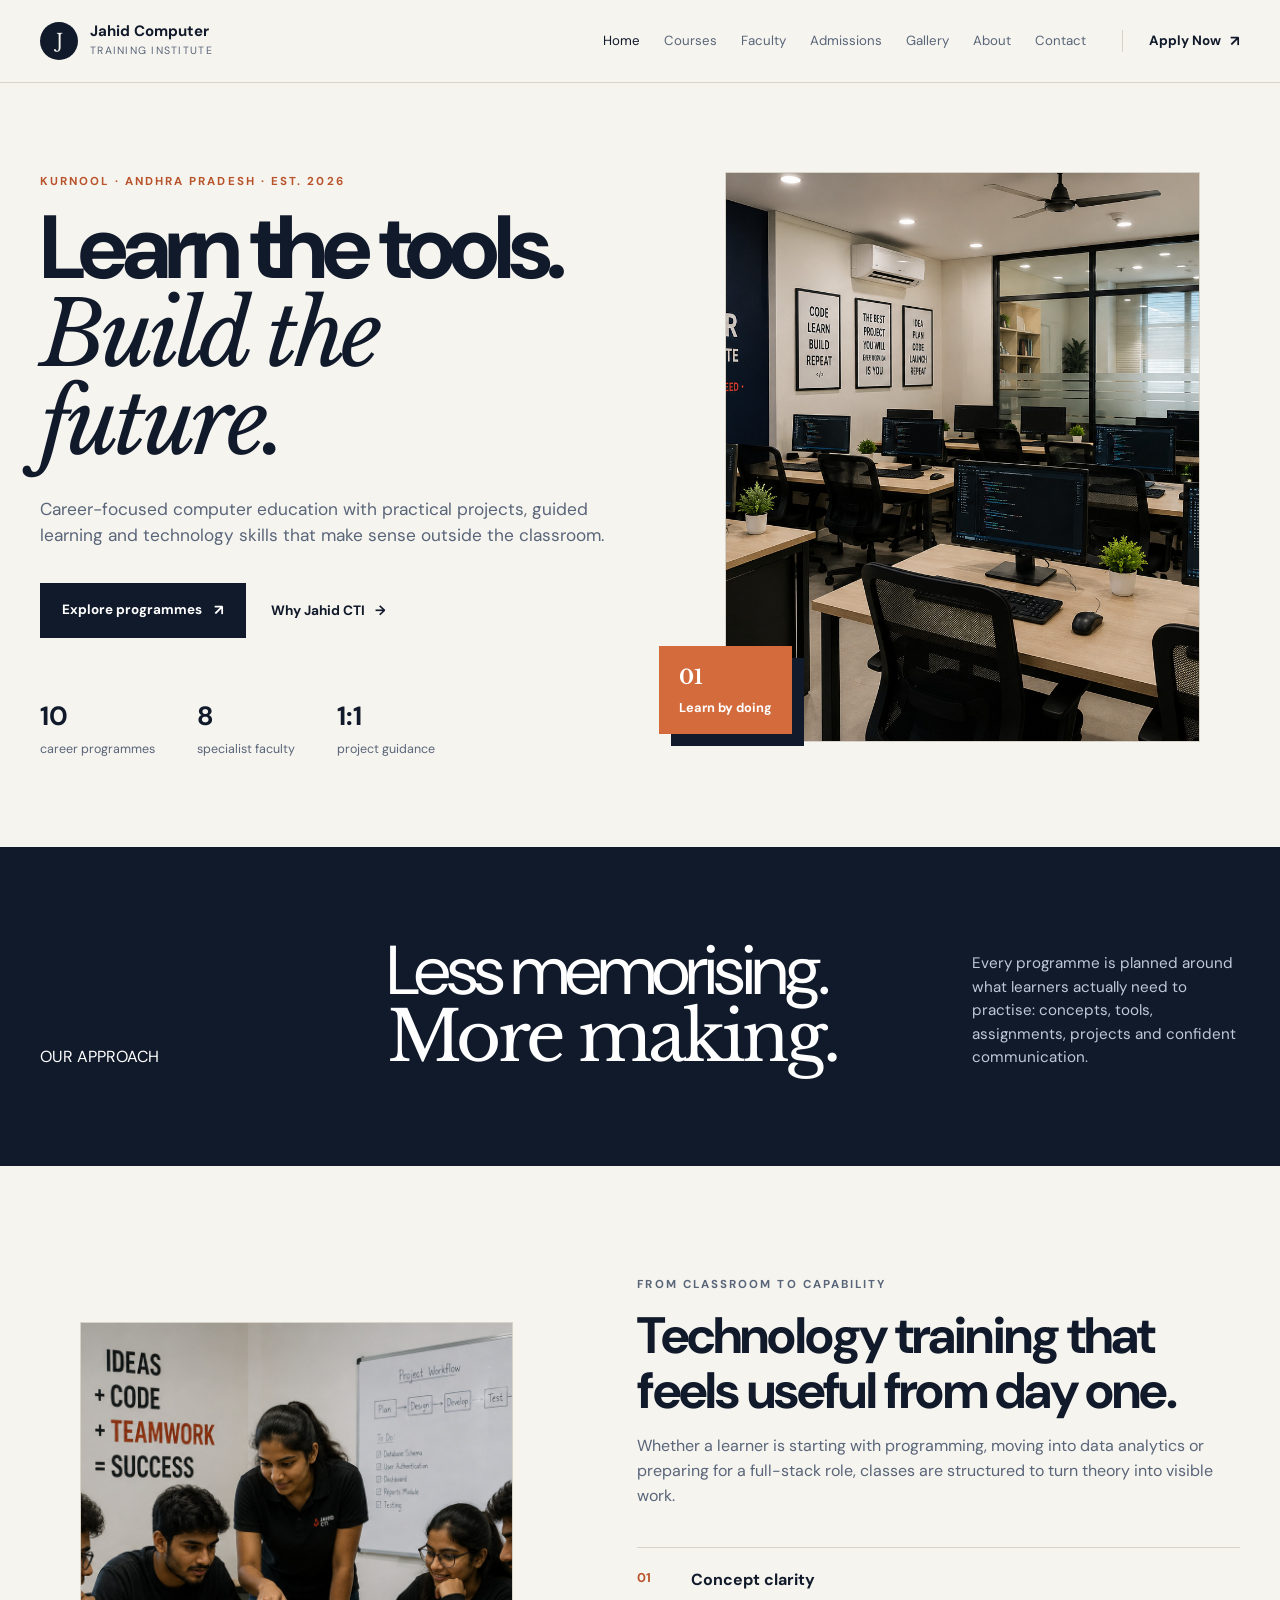
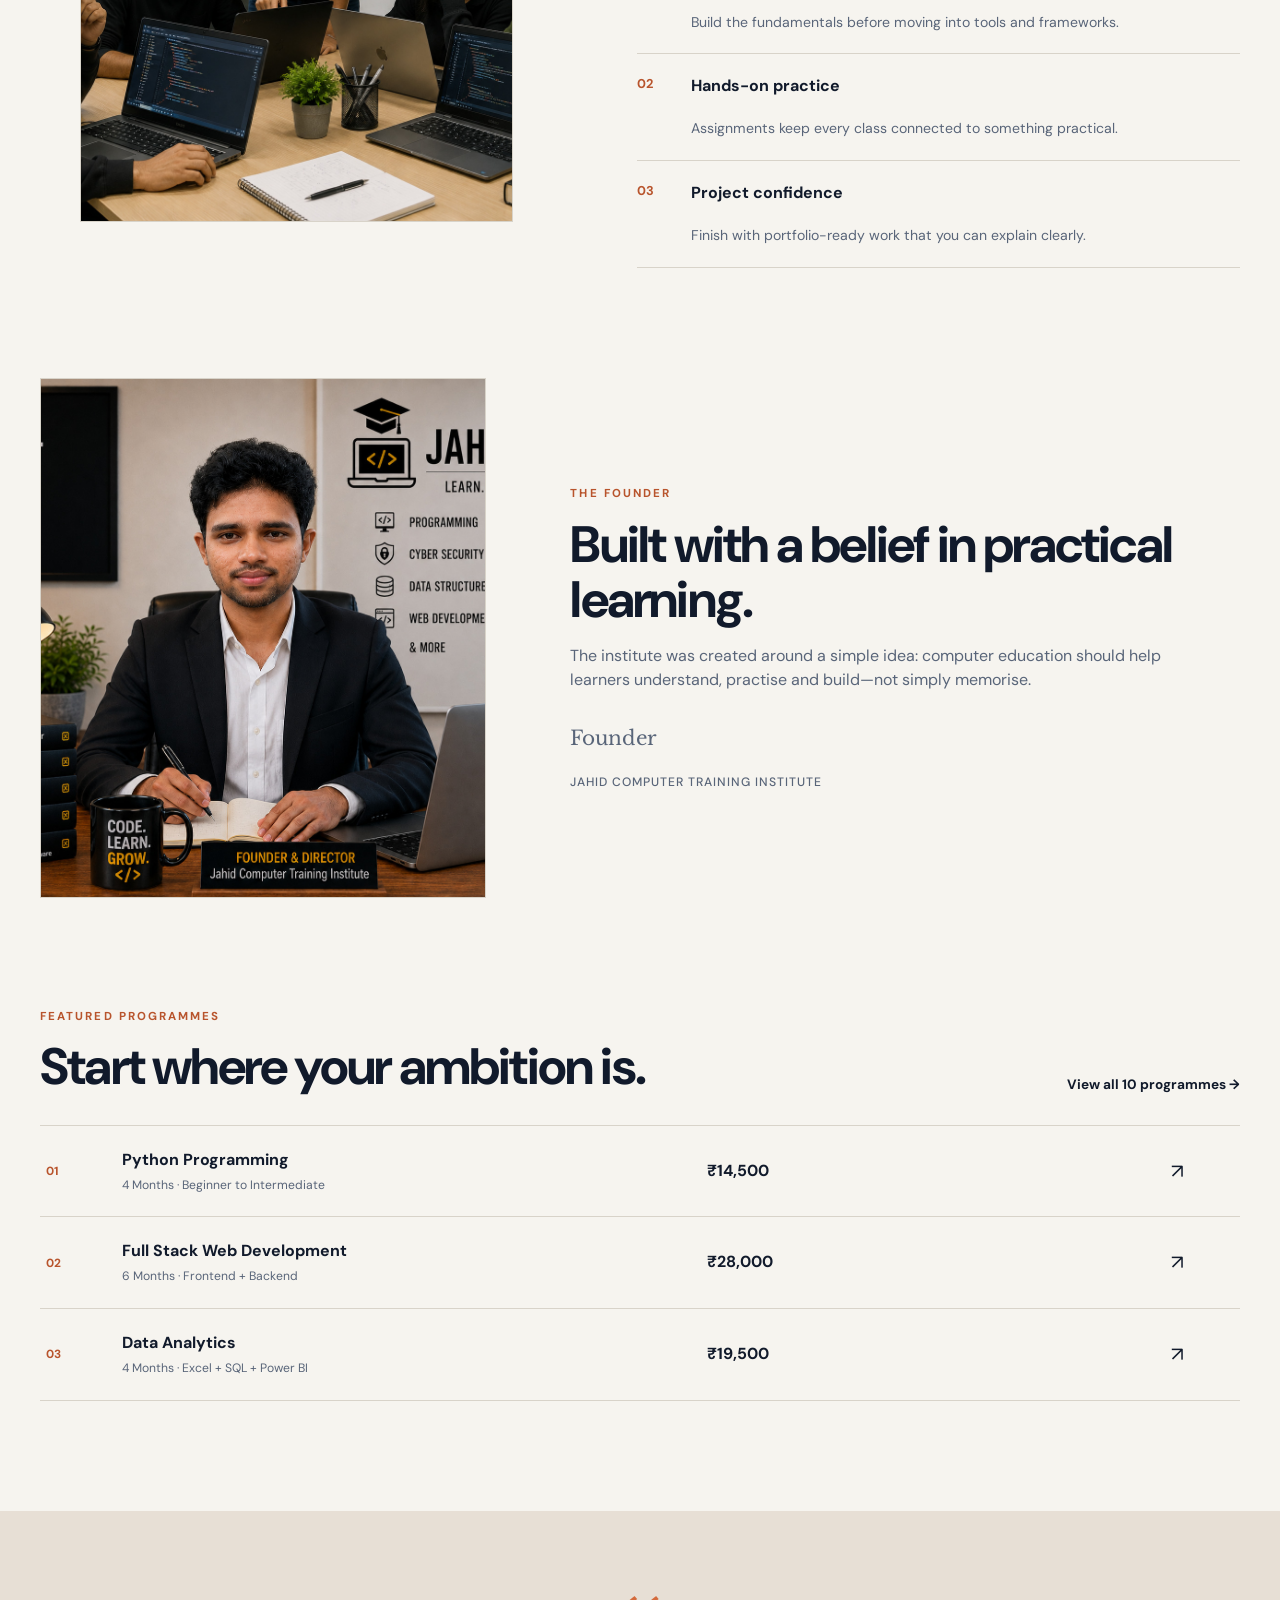
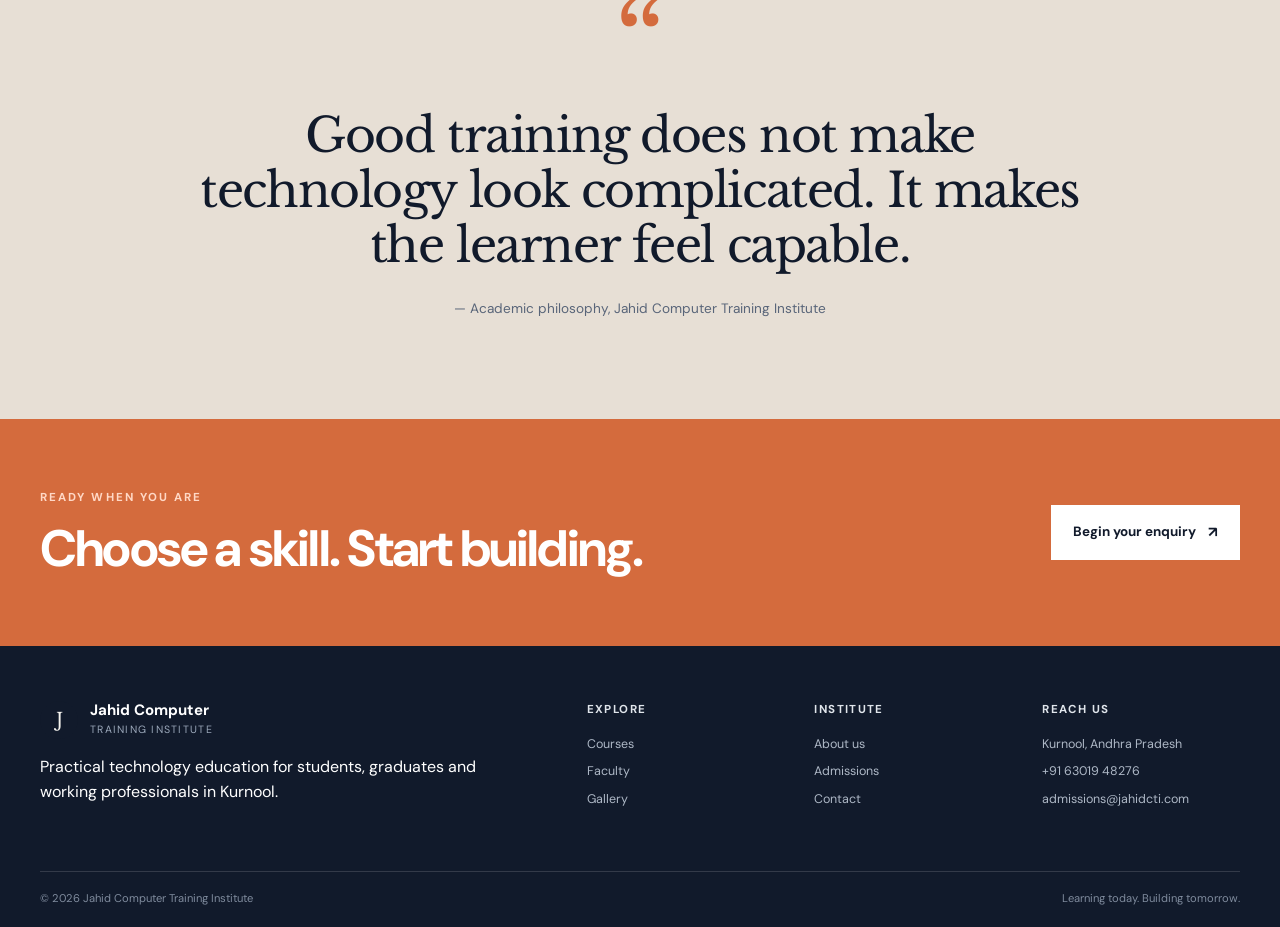
<file: html/index.html>
<!DOCTYPE html>
<html lang="en">
<head>
  <meta charset="UTF-8">
  <meta name="viewport" content="width=device-width, initial-scale=1.0">
  <meta name="description" content="Jahid Computer Training Institute — professional computer, programming and technology training in Kurnool, Andhra Pradesh.">
  <title>Home | Jahid Computer Training Institute</title>
  <link rel="stylesheet" href="../Css/style.css">
</head>
<body class="">

<header class="site-header">
  <div class="header-inner">
    <a class="brand" href="index.html" aria-label="Jahid Computer Training Institute home">
      <span class="brand-mark">J</span>
      <span>
        <strong>Jahid Computer</strong>
        <small>Training Institute</small>
      </span>
    </a>

    <button class="menu-toggle" type="button" aria-expanded="false" aria-controls="site-nav">
      <span></span><span></span><span></span>
      <span class="sr-only">Open navigation</span>
    </button>

    <nav id="site-nav" class="site-nav" aria-label="Main navigation">
      <a href="index.html">Home</a>
      <a href="courses.html">Courses</a>
      <a href="faculty.html">Faculty</a>
      <a href="admissions.html">Admissions</a>
      <a href="gallery.html">Gallery</a>
      <a href="about.html">About</a>
      <a href="contact.html">Contact</a>
    </nav>

    <a class="header-cta" href="admissions.html">Apply Now <span>↗</span></a>
  </div>
</header>

<main>

<section class="hero-editorial">
  <div class="hero-copy">
    <p class="eyebrow">KURNOOL · ANDHRA PRADESH · EST. 2026</p>
    <h1>Learn the tools.<br><em>Build the future.</em></h1>
    <p class="hero-lead">Career-focused computer education with practical projects, guided learning and technology skills that make sense outside the classroom.</p>
    <div class="hero-actions">
      <a class="button button-dark" href="courses.html">Explore programmes <span>↗</span></a>
      <a class="text-link" href="about.html">Why Jahid CTI <span>→</span></a>
    </div>
    <div class="hero-metrics">
      <div><strong>10</strong><span>career programmes</span></div>
      <div><strong>8</strong><span>specialist faculty</span></div>
      <div><strong>1:1</strong><span>project guidance</span></div>
    </div>
  </div>
  <div class="hero-visual">
    
<figure class="media-frame hero-image image-placeholder">
  <img src="../Image/home-lab.jpg" alt="Students working in a modern computer training lab" loading="lazy"
       onload="this.parentElement.classList.add('image-ready')"
       onerror="this.style.display='none'; this.parentElement.classList.remove('image-ready')">
  <figcaption class="image-fallback">
    <span class="fallback-label">Image</span>
    <strong>home-lab.jpg</strong>
  </figcaption>
</figure>

    <div class="hero-note"><span>01</span> Learn by doing</div>
  </div>
</section>

<section class="statement-band">
  <div class="section-kicker">OUR APPROACH</div>
  <div class="statement">Less memorising.<br><span>More making.</span></div>
  <p>Every programme is planned around what learners actually need to practise: concepts, tools, assignments, projects and confident communication.</p>
</section>

<section class="split-feature">
  <div class="feature-image">
    
<figure class="media-frame image-placeholder">
  <img src="../Image/home-project-session.jpg" alt="Faculty guiding students during a project session" loading="lazy"
       onload="this.parentElement.classList.add('image-ready')"
       onerror="this.style.display='none'; this.parentElement.classList.remove('image-ready')">
  <figcaption class="image-fallback">
    <span class="fallback-label">Image</span>
    <strong>home-project-session.jpg</strong>
  </figcaption>
</figure>

  </div>
  <div class="feature-copy">
    <p class="eyebrow">FROM CLASSROOM TO CAPABILITY</p>
    <h2>Technology training that feels useful from day one.</h2>
    <p>Whether a learner is starting with programming, moving into data analytics or preparing for a full-stack role, classes are structured to turn theory into visible work.</p>
    <div class="feature-points">
      <div><span>01</span><strong>Concept clarity</strong><p>Build the fundamentals before moving into tools and frameworks.</p></div>
      <div><span>02</span><strong>Hands-on practice</strong><p>Assignments keep every class connected to something practical.</p></div>
      <div><span>03</span><strong>Project confidence</strong><p>Finish with portfolio-ready work that you can explain clearly.</p></div>
    </div>
  </div>
</section>


<section class="founder-section">
  <div class="founder-photo-frame media-frame">
    <img src="../Image/founder-photo.jpg" alt="Founder of Jahid Computer Training Institute" loading="lazy">
  </div>
  <div class="founder-copy">
    <p class="eyebrow">THE FOUNDER</p>
    <h2>Built with a belief in practical learning.</h2>
    <p>The institute was created around a simple idea: computer education should help learners understand, practise and build—not simply memorise.</p>
    <p class="founder-signature">Founder</p>
    <span class="founder-role">Jahid Computer Training Institute</span>
  </div>
</section>

<section class="course-preview">
  <div class="section-heading">
    <div>
      <p class="eyebrow">FEATURED PROGRAMMES</p>
      <h2>Start where your ambition is.</h2>
    </div>
    <a class="text-link" href="courses.html">View all 10 programmes →</a>
  </div>
  <div class="course-list">
    <a href="admissions.html?course=Python%20Programming" class="course-row">
      <span class="course-num">01</span>
      <span class="course-main"><strong>Python Programming</strong><small>4 Months · Beginner to Intermediate</small></span>
      <span class="course-fee">₹14,500</span>
      <span class="course-arrow">↗</span>
    </a>
    <a href="admissions.html?course=Full%20Stack%20Web%20Development" class="course-row">
      <span class="course-num">02</span>
      <span class="course-main"><strong>Full Stack Web Development</strong><small>6 Months · Frontend + Backend</small></span>
      <span class="course-fee">₹28,000</span>
      <span class="course-arrow">↗</span>
    </a>
    <a href="admissions.html?course=Data%20Analytics" class="course-row">
      <span class="course-num">03</span>
      <span class="course-main"><strong>Data Analytics</strong><small>4 Months · Excel + SQL + Power BI</small></span>
      <span class="course-fee">₹19,500</span>
      <span class="course-arrow">↗</span>
    </a>
  </div>
</section>

<section class="quote-section">
  <div class="quote-mark">“</div>
  <blockquote>Good training does not make technology look complicated. It makes the learner feel capable.</blockquote>
  <p>— Academic philosophy, Jahid Computer Training Institute</p>
</section>

<section class="home-contact">
  <div>
    <p class="eyebrow">READY WHEN YOU ARE</p>
    <h2>Choose a skill. Start building.</h2>
  </div>
  <a class="button button-light" href="admissions.html">Begin your enquiry <span>↗</span></a>
</section>

</main>

<footer class="site-footer">
  <div class="footer-top">
    <div>
      <a class="brand brand-footer" href="index.html">
        <span class="brand-mark">J</span>
        <span>
          <strong>Jahid Computer</strong>
          <small>Training Institute</small>
        </span>
      </a>
      <p>Practical technology education for students, graduates and working professionals in Kurnool.</p>
    </div>

    <div class="footer-links">
      <div>
        <h3>Explore</h3>
        <a href="courses.html">Courses</a>
        <a href="faculty.html">Faculty</a>
        <a href="gallery.html">Gallery</a>
      </div>
      <div>
        <h3>Institute</h3>
        <a href="about.html">About us</a>
        <a href="admissions.html">Admissions</a>
        <a href="contact.html">Contact</a>
      </div>
      <div>
        <h3>Reach us</h3>
        <span>Kurnool, Andhra Pradesh</span>
        <span>+91 63019 48276</span>
        <span>admissions@jahidcti.com</span>
      </div>
    </div>
  </div>

  <div class="footer-bottom">
    <span>© 2026 Jahid Computer Training Institute</span>
    <span>Learning today. Building tomorrow.</span>
  </div>
</footer>

<script src="../Js/script.js"></script>
</body>
</html>
</file>
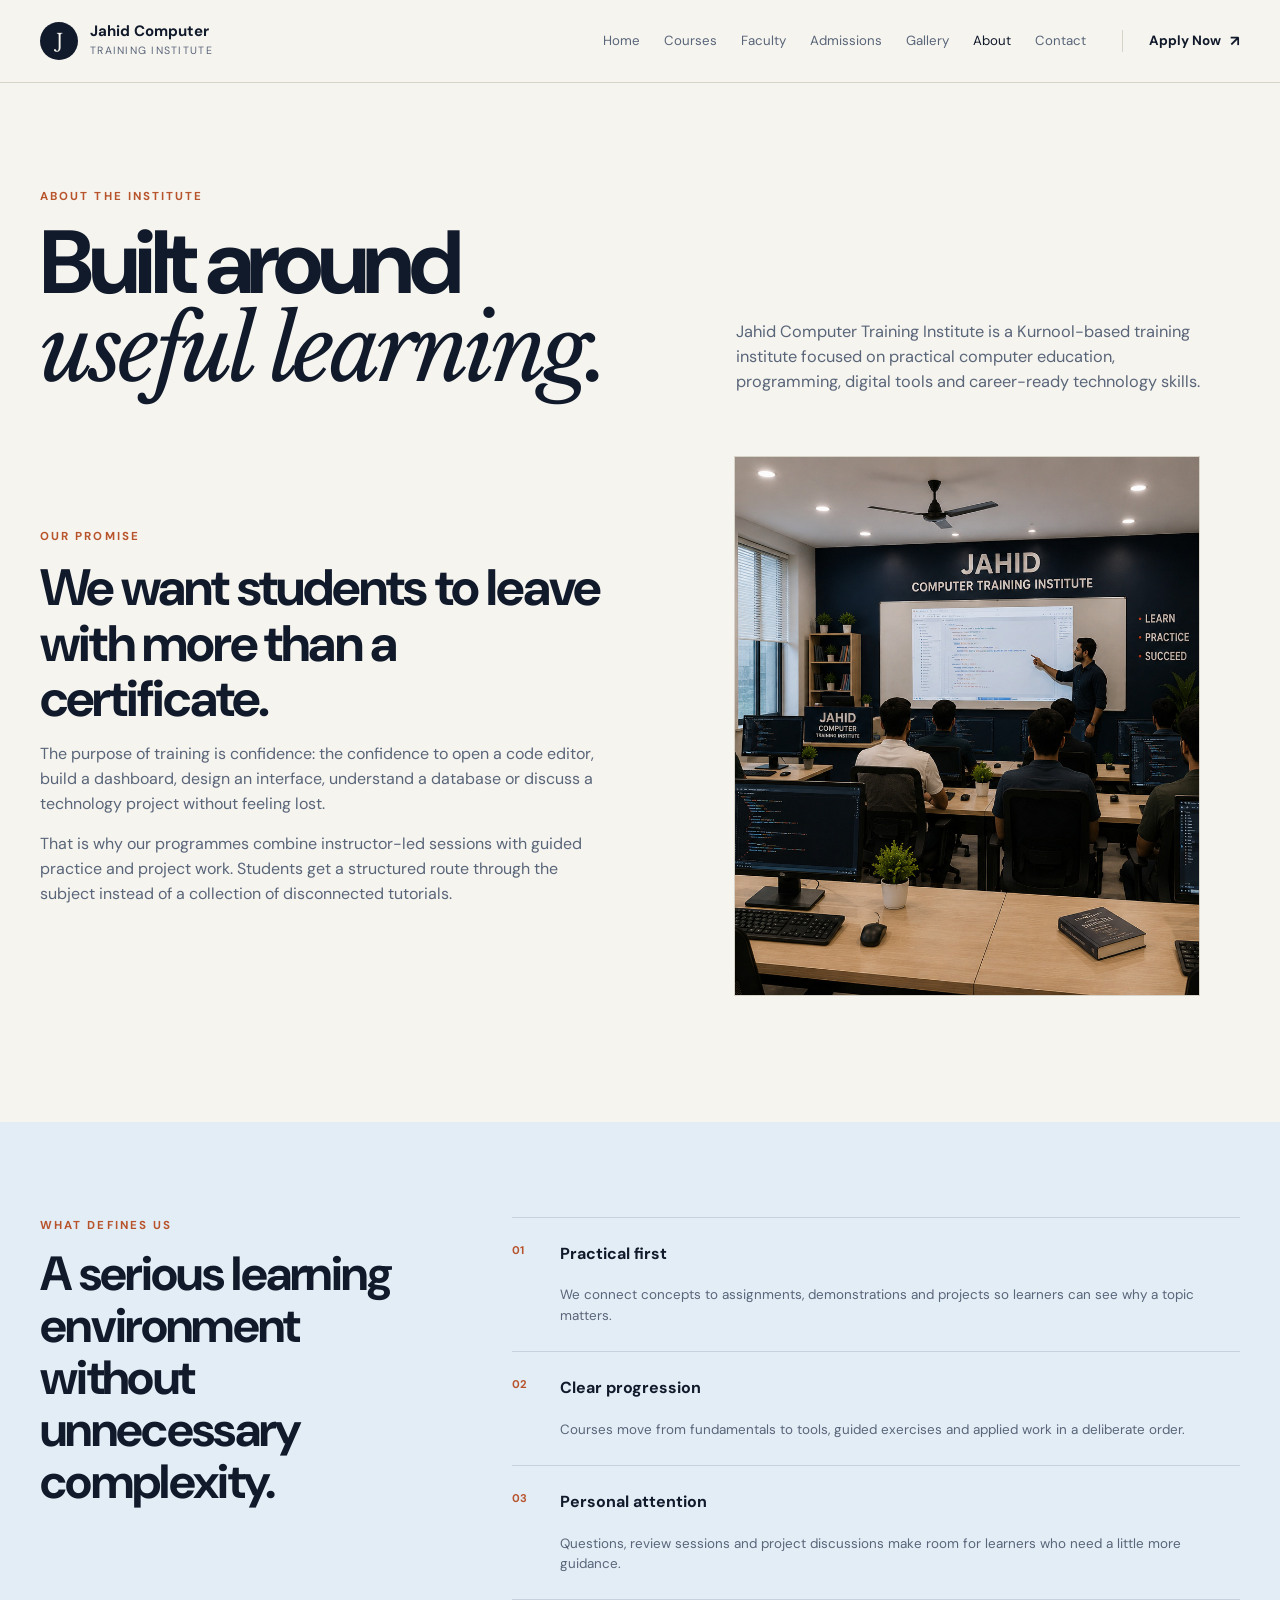
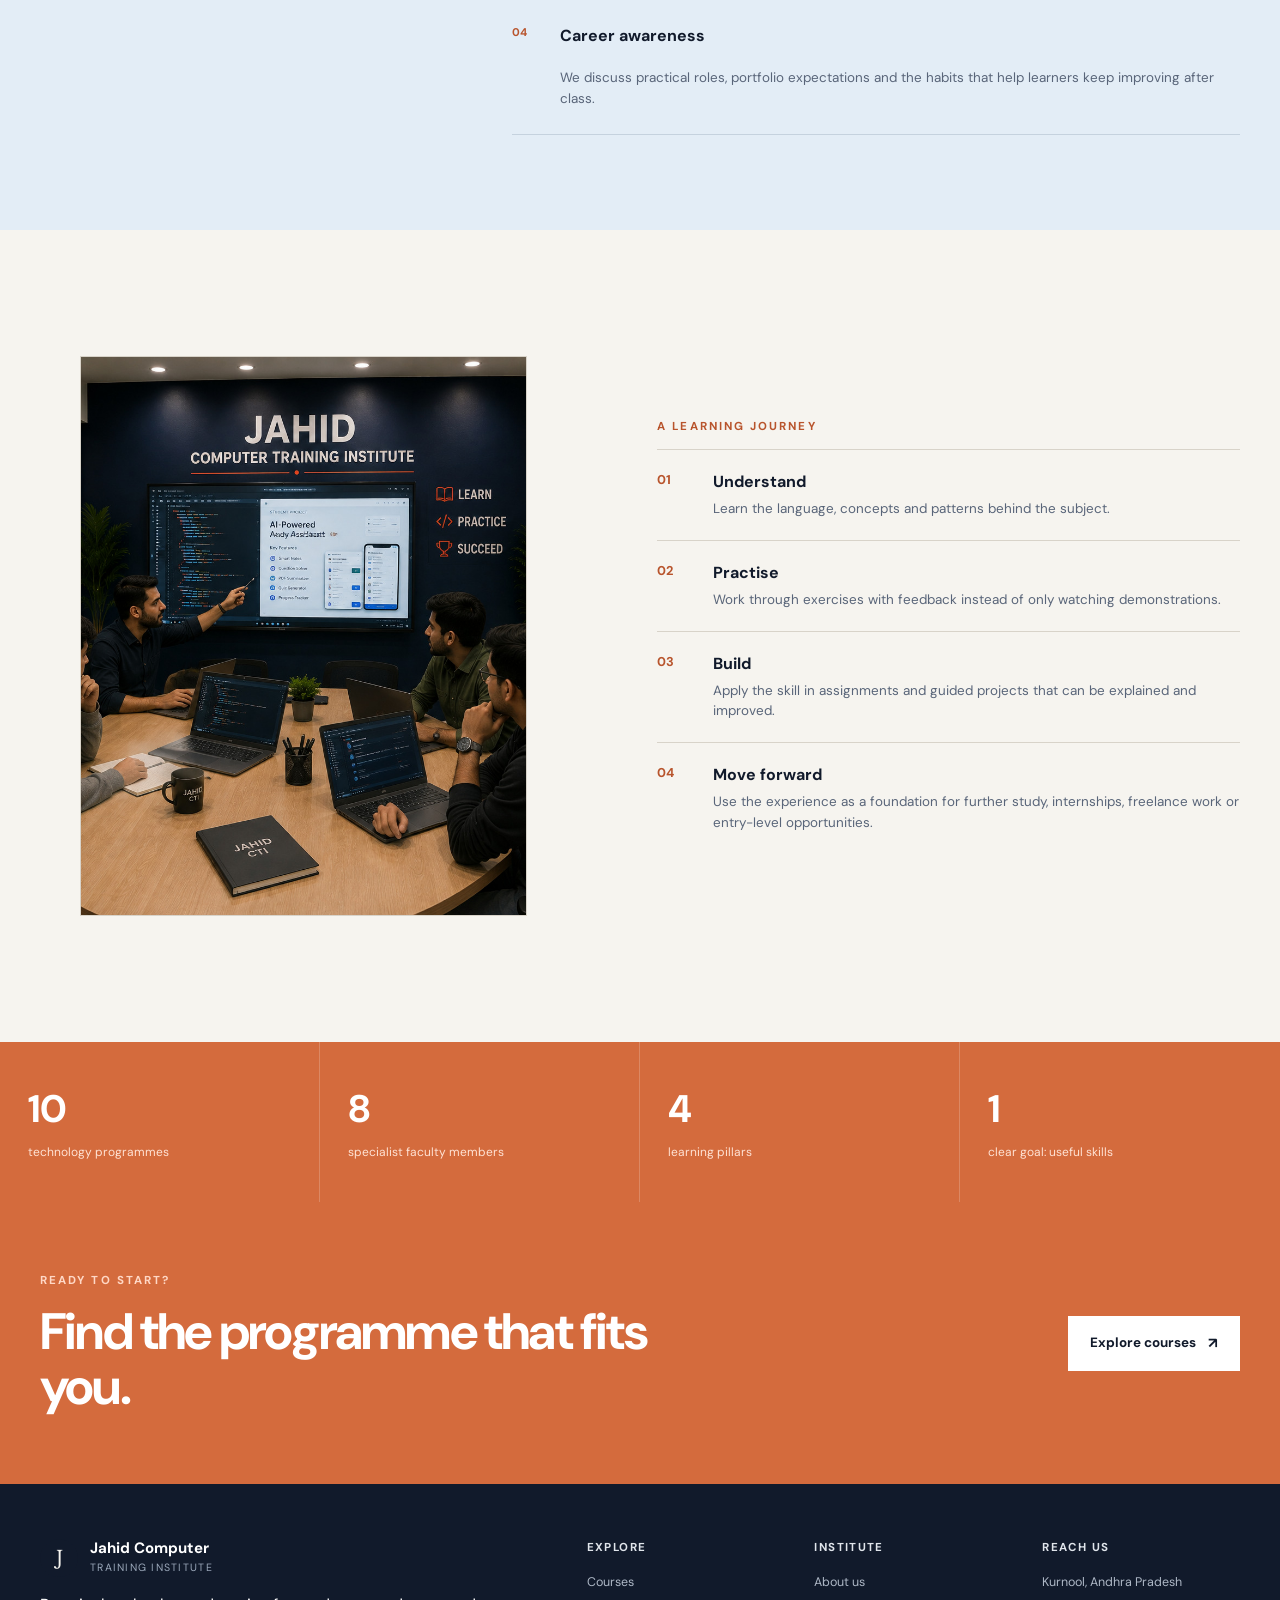
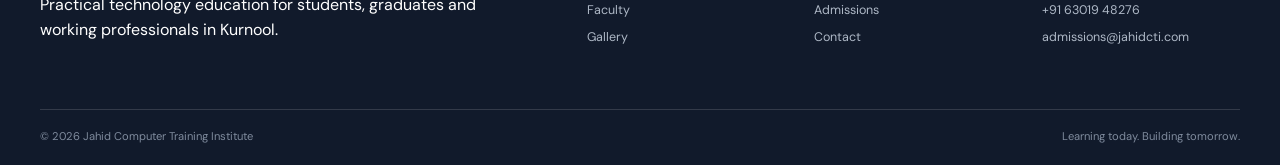
<file: html/about.html>
<!DOCTYPE html>
<html lang="en">
<head>
  <meta charset="UTF-8">
  <meta name="viewport" content="width=device-width, initial-scale=1.0">
  <meta name="description" content="Jahid Computer Training Institute — professional computer, programming and technology training in Kurnool, Andhra Pradesh.">
  <title>About | Jahid Computer Training Institute</title>
  <link rel="stylesheet" href="../Css/style.css">
</head>
<body class="">

<header class="site-header">
  <div class="header-inner">
    <a class="brand" href="index.html" aria-label="Jahid Computer Training Institute home">
      <span class="brand-mark">J</span>
      <span>
        <strong>Jahid Computer</strong>
        <small>Training Institute</small>
      </span>
    </a>

    <button class="menu-toggle" type="button" aria-expanded="false" aria-controls="site-nav">
      <span></span><span></span><span></span>
      <span class="sr-only">Open navigation</span>
    </button>

    <nav id="site-nav" class="site-nav" aria-label="Main navigation">
      <a href="index.html">Home</a>
      <a href="courses.html">Courses</a>
      <a href="faculty.html">Faculty</a>
      <a href="admissions.html">Admissions</a>
      <a href="gallery.html">Gallery</a>
      <a href="about.html">About</a>
      <a href="contact.html">Contact</a>
    </nav>

    <a class="header-cta" href="admissions.html">Apply Now <span>↗</span></a>
  </div>
</header>

<main>

<section class="page-intro about-intro">
  <div><p class="eyebrow">ABOUT THE INSTITUTE</p><h1>Built around<br><em>useful learning.</em></h1></div>
  <p>Jahid Computer Training Institute is a Kurnool-based training institute focused on practical computer education, programming, digital tools and career-ready technology skills.</p>
</section>

<section class="about-lead">
  <div class="about-lead-copy">
    <p class="eyebrow">OUR PROMISE</p>
    <h2>We want students to leave with more than a certificate.</h2>
    <p>The purpose of training is confidence: the confidence to open a code editor, build a dashboard, design an interface, understand a database or discuss a technology project without feeling lost.</p>
    <p>That is why our programmes combine instructor-led sessions with guided practice and project work. Students get a structured route through the subject instead of a collection of disconnected tutorials.</p>
  </div>
  <div>
<figure class="media-frame about-image image-placeholder">
  <img src="../Image/about-classroom.jpg" alt="Jahid Computer Training Institute classroom" loading="lazy"
       onload="this.parentElement.classList.add('image-ready')"
       onerror="this.style.display='none'; this.parentElement.classList.remove('image-ready')">
  <figcaption class="image-fallback">
    <span class="fallback-label">Image</span>
    <strong>about-classroom.jpg</strong>
  </figcaption>
</figure>
</div>
</section>

<section class="about-values">
  <div class="value-intro"><p class="eyebrow">WHAT DEFINES US</p><h2>A serious learning environment without unnecessary complexity.</h2></div>
  <div class="value-list">
    <article><span>01</span><h3>Practical first</h3><p>We connect concepts to assignments, demonstrations and projects so learners can see why a topic matters.</p></article>
    <article><span>02</span><h3>Clear progression</h3><p>Courses move from fundamentals to tools, guided exercises and applied work in a deliberate order.</p></article>
    <article><span>03</span><h3>Personal attention</h3><p>Questions, review sessions and project discussions make room for learners who need a little more guidance.</p></article>
    <article><span>04</span><h3>Career awareness</h3><p>We discuss practical roles, portfolio expectations and the habits that help learners keep improving after class.</p></article>
  </div>
</section>

<section class="about-story">
  <div class="story-visual">
<figure class="media-frame image-placeholder">
  <img src="../Image/about-project-review.jpg" alt="Faculty reviewing a student project" loading="lazy"
       onload="this.parentElement.classList.add('image-ready')"
       onerror="this.style.display='none'; this.parentElement.classList.remove('image-ready')">
  <figcaption class="image-fallback">
    <span class="fallback-label">Image</span>
    <strong>about-project-review.jpg</strong>
  </figcaption>
</figure>
</div>
  <div class="story-copy">
    <p class="eyebrow">A LEARNING JOURNEY</p>
    <div class="story-line"><span>01</span><div><strong>Understand</strong><p>Learn the language, concepts and patterns behind the subject.</p></div></div>
    <div class="story-line"><span>02</span><div><strong>Practise</strong><p>Work through exercises with feedback instead of only watching demonstrations.</p></div></div>
    <div class="story-line"><span>03</span><div><strong>Build</strong><p>Apply the skill in assignments and guided projects that can be explained and improved.</p></div></div>
    <div class="story-line"><span>04</span><div><strong>Move forward</strong><p>Use the experience as a foundation for further study, internships, freelance work or entry-level opportunities.</p></div></div>
  </div>
</section>

<section class="about-facts">
  <div><strong>10</strong><span>technology programmes</span></div>
  <div><strong>8</strong><span>specialist faculty members</span></div>
  <div><strong>4</strong><span>learning pillars</span></div>
  <div><strong>1</strong><span>clear goal: useful skills</span></div>
</section>

<section class="home-contact">
  <div><p class="eyebrow">READY TO START?</p><h2>Find the programme that fits you.</h2></div>
  <a class="button button-light" href="courses.html">Explore courses <span>↗</span></a>
</section>

</main>

<footer class="site-footer">
  <div class="footer-top">
    <div>
      <a class="brand brand-footer" href="index.html">
        <span class="brand-mark">J</span>
        <span>
          <strong>Jahid Computer</strong>
          <small>Training Institute</small>
        </span>
      </a>
      <p>Practical technology education for students, graduates and working professionals in Kurnool.</p>
    </div>

    <div class="footer-links">
      <div>
        <h3>Explore</h3>
        <a href="courses.html">Courses</a>
        <a href="faculty.html">Faculty</a>
        <a href="gallery.html">Gallery</a>
      </div>
      <div>
        <h3>Institute</h3>
        <a href="about.html">About us</a>
        <a href="admissions.html">Admissions</a>
        <a href="contact.html">Contact</a>
      </div>
      <div>
        <h3>Reach us</h3>
        <span>Kurnool, Andhra Pradesh</span>
        <span>+91 63019 48276</span>
        <span>admissions@jahidcti.com</span>
      </div>
    </div>
  </div>

  <div class="footer-bottom">
    <span>© 2026 Jahid Computer Training Institute</span>
    <span>Learning today. Building tomorrow.</span>
  </div>
</footer>

<script src="../Js/script.js"></script>
</body>
</html>
</file>
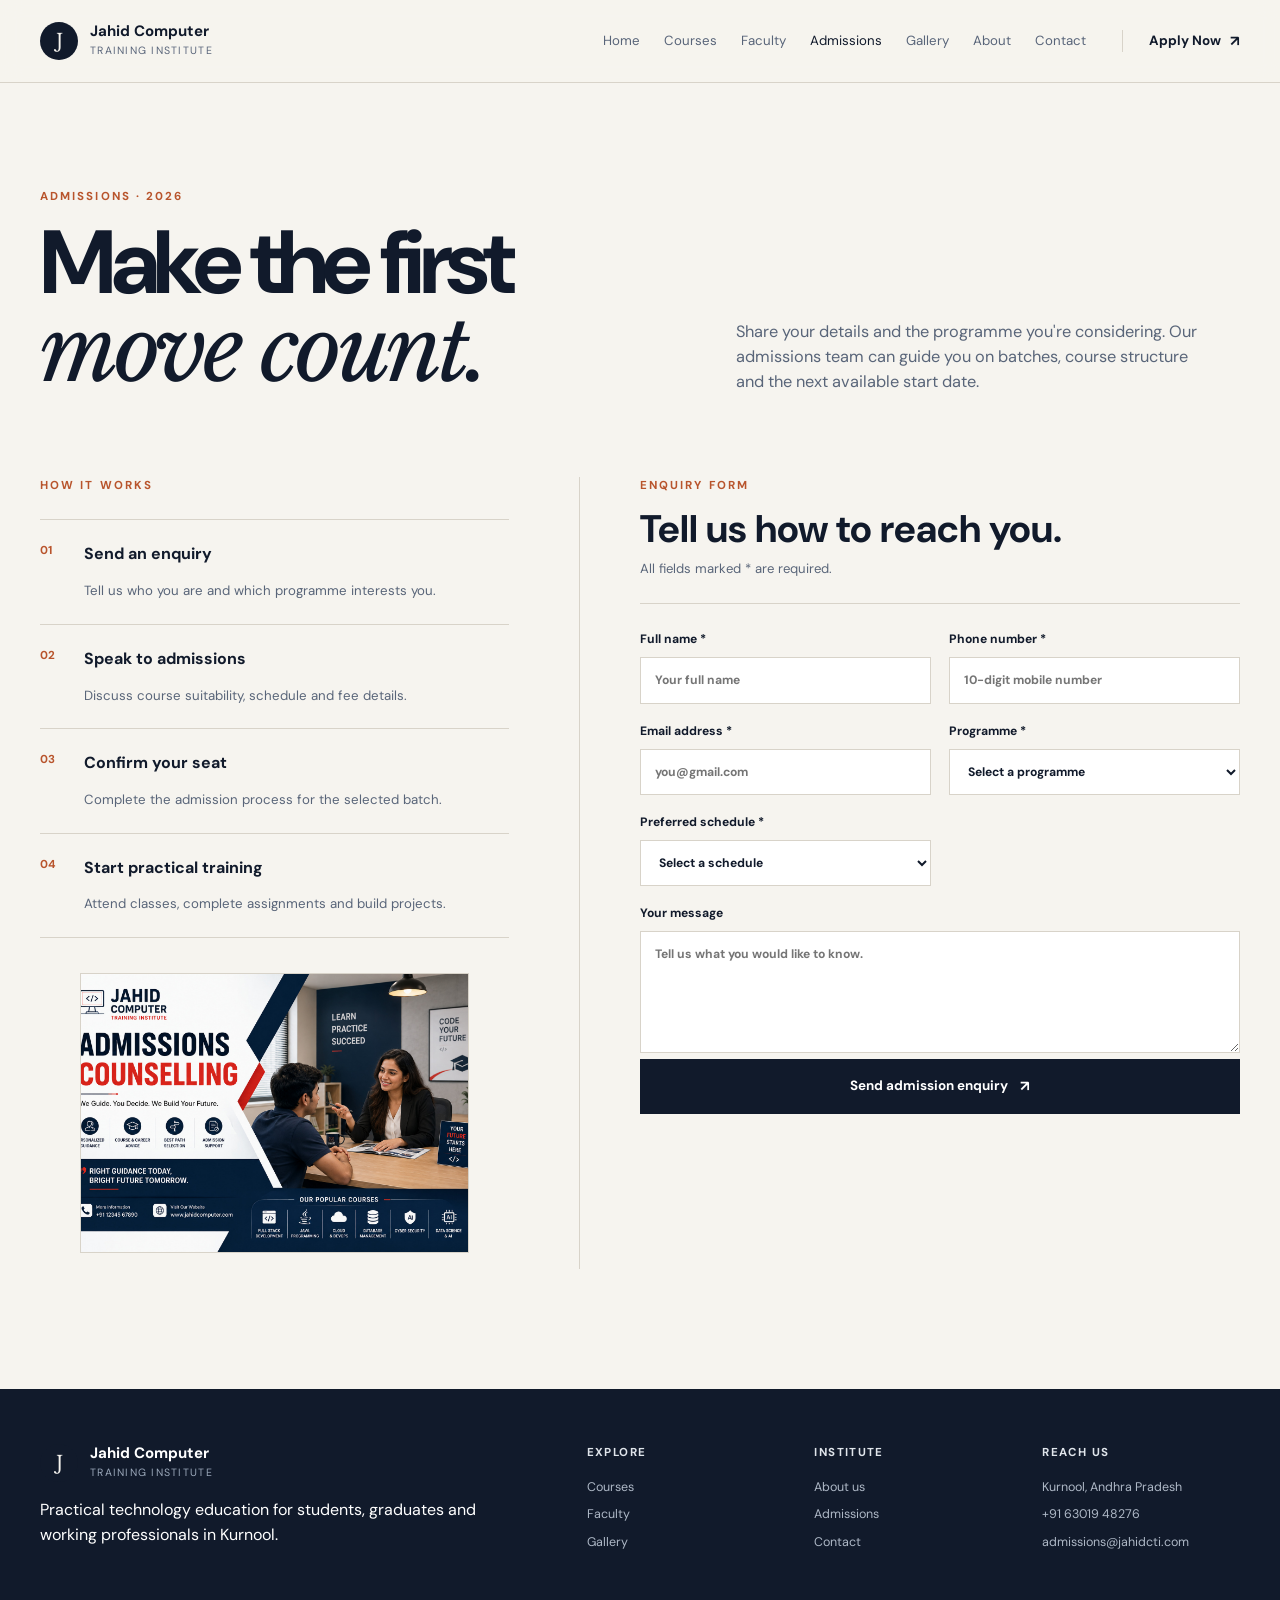
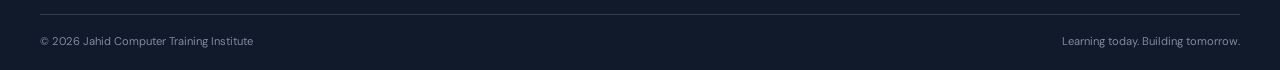
<file: html/admissions.html>
<!DOCTYPE html>
<html lang="en">
<head>
  <meta charset="UTF-8">
  <meta name="viewport" content="width=device-width, initial-scale=1.0">
  <meta name="description" content="Jahid Computer Training Institute — professional computer, programming and technology training in Kurnool, Andhra Pradesh.">
  <title>Admissions | Jahid Computer Training Institute</title>
  <link rel="stylesheet" href="../Css/style.css">
</head>
<body class="">

<header class="site-header">
  <div class="header-inner">
    <a class="brand" href="index.html" aria-label="Jahid Computer Training Institute home">
      <span class="brand-mark">J</span>
      <span>
        <strong>Jahid Computer</strong>
        <small>Training Institute</small>
      </span>
    </a>

    <button class="menu-toggle" type="button" aria-expanded="false" aria-controls="site-nav">
      <span></span><span></span><span></span>
      <span class="sr-only">Open navigation</span>
    </button>

    <nav id="site-nav" class="site-nav" aria-label="Main navigation">
      <a href="index.html">Home</a>
      <a href="courses.html">Courses</a>
      <a href="faculty.html">Faculty</a>
      <a href="admissions.html">Admissions</a>
      <a href="gallery.html">Gallery</a>
      <a href="about.html">About</a>
      <a href="contact.html">Contact</a>
    </nav>

    <a class="header-cta" href="admissions.html">Apply Now <span>↗</span></a>
  </div>
</header>

<main>

<section class="page-intro page-intro-admissions">
  <div><p class="eyebrow">ADMISSIONS · 2026</p><h1>Make the first<br><em>move count.</em></h1></div>
  <p>Share your details and the programme you're considering. Our admissions team can guide you on batches, course structure and the next available start date.</p>
</section>

<section class="admissions-layout">
  <div class="admission-side">
    <p class="eyebrow">HOW IT WORKS</p>
    <div class="steps">
      <div><span>01</span><strong>Send an enquiry</strong><p>Tell us who you are and which programme interests you.</p></div>
      <div><span>02</span><strong>Speak to admissions</strong><p>Discuss course suitability, schedule and fee details.</p></div>
      <div><span>03</span><strong>Confirm your seat</strong><p>Complete the admission process for the selected batch.</p></div>
      <div><span>04</span><strong>Start practical training</strong><p>Attend classes, complete assignments and build projects.</p></div>
    </div>
    <div class="admission-image">
      <figure class="media-frame image-placeholder">
        <img src="../Image/admissions-counselling.jpg" alt="Admission counselling at Jahid Computer Training Institute" loading="lazy"
             onload="this.parentElement.classList.add('image-ready')"
             onerror="this.style.display='none'; this.parentElement.classList.remove('image-ready')">
        <figcaption class="image-fallback"><span class="fallback-label">Image</span><strong>admissions-counselling.jpg</strong></figcaption>
      </figure>
    </div>
  </div>

  <div class="form-panel">
    <div class="form-head"><p class="eyebrow">ENQUIRY FORM</p><h2>Tell us how to reach you.</h2><p>All fields marked * are required.</p></div>
    <form id="admission-form" novalidate>
      <div class="form-grid">
        <label>Full name *<input type="text" id="ad-name" name="name" autocomplete="name" placeholder="Your full name" required></label>
        <label>Phone number *<input type="tel" id="ad-phone" name="phone" autocomplete="tel" placeholder="10-digit mobile number" required></label>
        <label>Email address *<input type="email" id="ad-email" name="email" autocomplete="email" placeholder="you@gmail.com" required></label>
        <label>Programme *<select id="ad-course" name="course" required>
          <option value="">Select a programme</option>
          <option>C Programming Fundamentals</option>
          <option>C++ & Data Structures</option>
          <option>Python Programming</option>
          <option>Java Programming</option>
          <option>Full Stack Web Development</option>
          <option>Data Analytics</option>
          <option>AI & Machine Learning Foundations</option>
          <option>Cloud & DevOps Foundations</option>
          <option>UI/UX Design with Figma</option>
          <option>Cyber Security Foundations</option>
        </select></label>
        <label>Preferred schedule *<select id="ad-schedule" name="schedule" required>
          <option value="">Select a schedule</option>
          <option>Weekday mornings</option>
          <option>Weekday evenings</option>
          <option>Weekend batch</option>
        </select></label>
        <label class="wide">Your message<textarea id="ad-message" name="message" rows="5" placeholder="Tell us what you would like to know."></textarea></label>
      </div>
      <button class="button button-dark button-full" type="submit">Send admission enquiry <span>↗</span></button>
      <p class="form-status" id="ad-status" aria-live="polite"></p>
    </form>
  </div>
</section>

</main>

<footer class="site-footer">
  <div class="footer-top">
    <div>
      <a class="brand brand-footer" href="index.html">
        <span class="brand-mark">J</span>
        <span>
          <strong>Jahid Computer</strong>
          <small>Training Institute</small>
        </span>
      </a>
      <p>Practical technology education for students, graduates and working professionals in Kurnool.</p>
    </div>

    <div class="footer-links">
      <div>
        <h3>Explore</h3>
        <a href="courses.html">Courses</a>
        <a href="faculty.html">Faculty</a>
        <a href="gallery.html">Gallery</a>
      </div>
      <div>
        <h3>Institute</h3>
        <a href="about.html">About us</a>
        <a href="admissions.html">Admissions</a>
        <a href="contact.html">Contact</a>
      </div>
      <div>
        <h3>Reach us</h3>
        <span>Kurnool, Andhra Pradesh</span>
        <span>+91 63019 48276</span>
        <span>admissions@jahidcti.com</span>
      </div>
    </div>
  </div>

  <div class="footer-bottom">
    <span>© 2026 Jahid Computer Training Institute</span>
    <span>Learning today. Building tomorrow.</span>
  </div>
</footer>

<script src="../Js/script.js"></script>
</body>
</html>
</file>
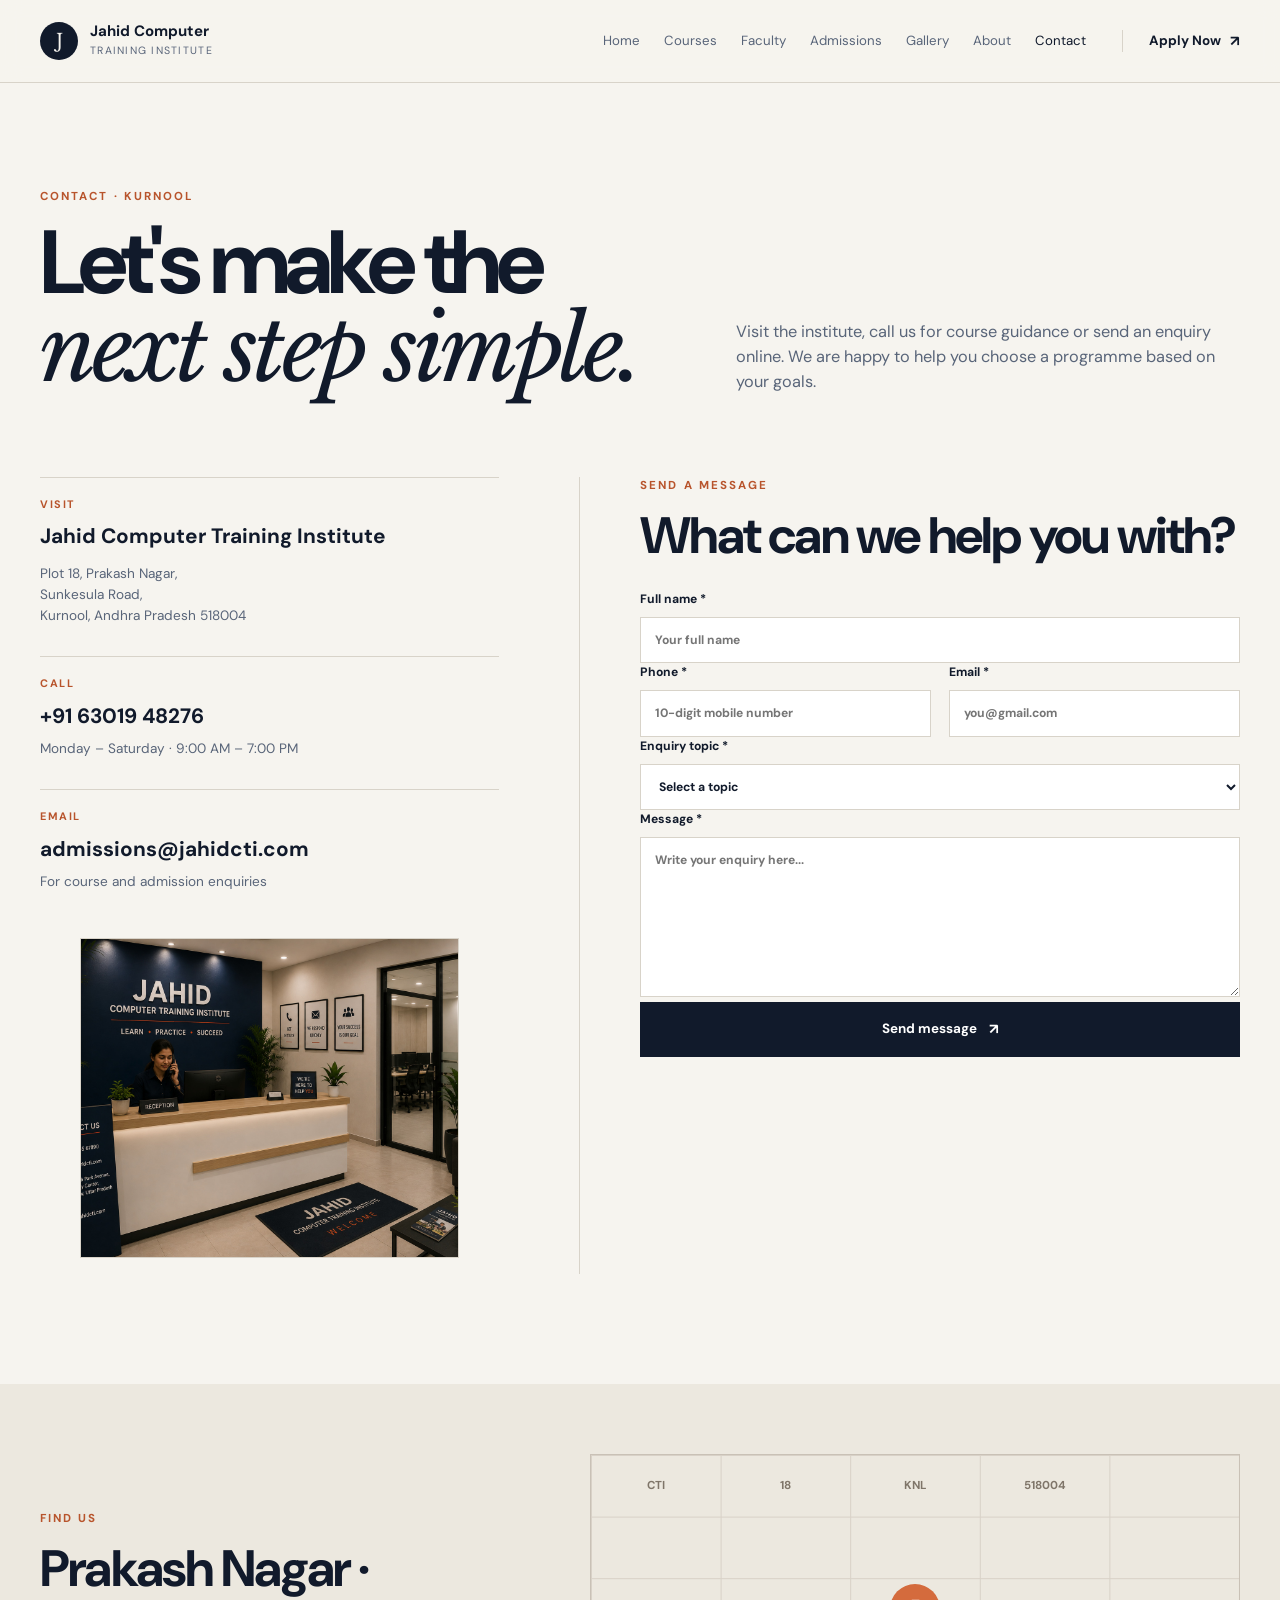
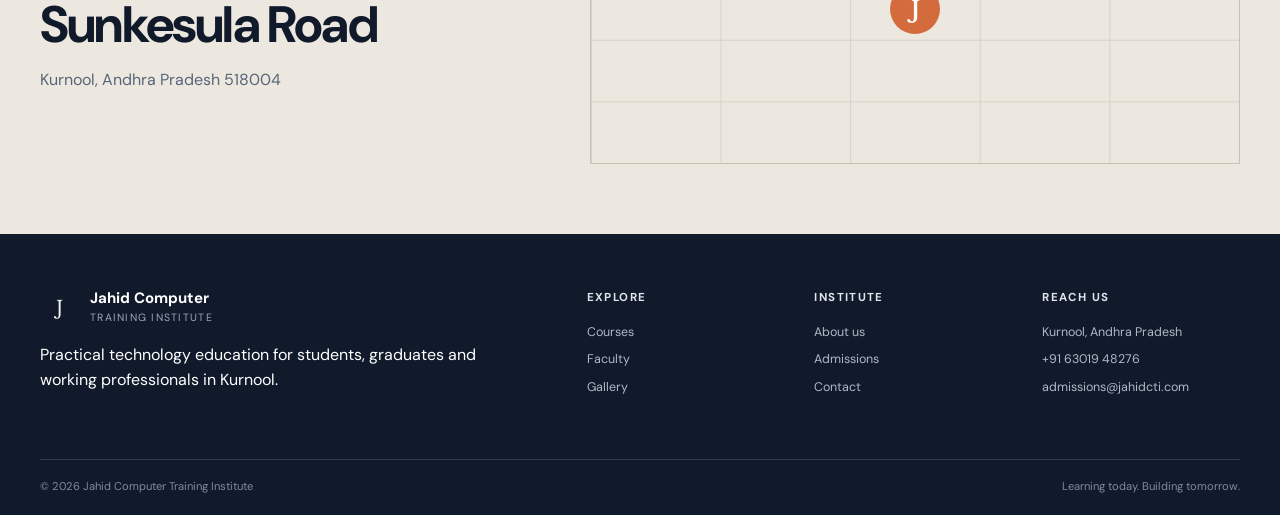
<file: html/contact.html>
<!DOCTYPE html>
<html lang="en">
<head>
  <meta charset="UTF-8">
  <meta name="viewport" content="width=device-width, initial-scale=1.0">
  <meta name="description" content="Jahid Computer Training Institute — professional computer, programming and technology training in Kurnool, Andhra Pradesh.">
  <title>Contact | Jahid Computer Training Institute</title>
  <link rel="stylesheet" href="../Css/style.css">
</head>
<body class="">

<header class="site-header">
  <div class="header-inner">
    <a class="brand" href="index.html" aria-label="Jahid Computer Training Institute home">
      <span class="brand-mark">J</span>
      <span>
        <strong>Jahid Computer</strong>
        <small>Training Institute</small>
      </span>
    </a>

    <button class="menu-toggle" type="button" aria-expanded="false" aria-controls="site-nav">
      <span></span><span></span><span></span>
      <span class="sr-only">Open navigation</span>
    </button>

    <nav id="site-nav" class="site-nav" aria-label="Main navigation">
      <a href="index.html">Home</a>
      <a href="courses.html">Courses</a>
      <a href="faculty.html">Faculty</a>
      <a href="admissions.html">Admissions</a>
      <a href="gallery.html">Gallery</a>
      <a href="about.html">About</a>
      <a href="contact.html">Contact</a>
    </nav>

    <a class="header-cta" href="admissions.html">Apply Now <span>↗</span></a>
  </div>
</header>

<main>

<section class="page-intro">
  <div><p class="eyebrow">CONTACT · KURNOOL</p><h1>Let's make the<br><em>next step simple.</em></h1></div>
  <p>Visit the institute, call us for course guidance or send an enquiry online. We are happy to help you choose a programme based on your goals.</p>
</section>

<section class="contact-layout">
  <div class="contact-information">
    <div class="contact-block"><span>VISIT</span><h2>Jahid Computer Training Institute</h2><p>Plot 18, Prakash Nagar,<br>Sunkesula Road,<br>Kurnool, Andhra Pradesh 518004</p></div>
    <div class="contact-block"><span>CALL</span><a href="tel:+916301948276">+91 63019 48276</a><p>Monday – Saturday · 9:00 AM – 7:00 PM</p></div>
    <div class="contact-block"><span>EMAIL</span><a href="mailto:admissions@jahidcti.com">admissions@jahidcti.com</a><p>For course and admission enquiries</p></div>
    
<figure class="media-frame contact-image image-placeholder">
  <img src="../Image/contact-reception.jpg" alt="Reception and entrance area of the institute" loading="lazy"
       onload="this.parentElement.classList.add('image-ready')"
       onerror="this.style.display='none'; this.parentElement.classList.remove('image-ready')">
  <figcaption class="image-fallback">
    <span class="fallback-label">Image</span>
    <strong>contact-reception.jpg</strong>
  </figcaption>
</figure>

  </div>

  <div class="contact-form-panel">
    <p class="eyebrow">SEND A MESSAGE</p>
    <h2>What can we help you with?</h2>
    <form id="contact-form" novalidate>
      <label>Full name *<input type="text" id="contact-name" name="name" autocomplete="name" required placeholder="Your full name"></label>
      <div class="form-grid two">
        <label>Phone *<input type="tel" id="contact-phone" name="phone" autocomplete="tel" required placeholder="10-digit mobile number"></label>
        <label>Email *<input type="email" id="contact-email" name="email" autocomplete="email" required placeholder="you@gmail.com"></label>
      </div>
      <label>Enquiry topic *<select id="contact-topic" name="topic" required>
        <option value="">Select a topic</option>
        <option>Course enquiry</option>
        <option>Fees & batches</option>
        <option>Admission process</option>
        <option>Corporate training</option>
        <option>General question</option>
      </select></label>
      <label>Message *<textarea id="contact-message" name="message" rows="7" required placeholder="Write your enquiry here..."></textarea></label>
      <button class="button button-dark button-full" type="submit">Send message <span>↗</span></button>
      <p class="form-status" id="contact-status" aria-live="polite"></p>
    </form>
  </div>
</section>

<section class="map-placeholder">
  <div class="map-copy"><p class="eyebrow">FIND US</p><h2>Prakash Nagar · Sunkesula Road</h2><p>Kurnool, Andhra Pradesh 518004</p></div>
  <div class="map-grid">
    <div>J</div><div>CTI</div><div>18</div><div>KNL</div><div>518004</div>
  </div>
</section>

</main>

<footer class="site-footer">
  <div class="footer-top">
    <div>
      <a class="brand brand-footer" href="index.html">
        <span class="brand-mark">J</span>
        <span>
          <strong>Jahid Computer</strong>
          <small>Training Institute</small>
        </span>
      </a>
      <p>Practical technology education for students, graduates and working professionals in Kurnool.</p>
    </div>

    <div class="footer-links">
      <div>
        <h3>Explore</h3>
        <a href="courses.html">Courses</a>
        <a href="faculty.html">Faculty</a>
        <a href="gallery.html">Gallery</a>
      </div>
      <div>
        <h3>Institute</h3>
        <a href="about.html">About us</a>
        <a href="admissions.html">Admissions</a>
        <a href="contact.html">Contact</a>
      </div>
      <div>
        <h3>Reach us</h3>
        <span>Kurnool, Andhra Pradesh</span>
        <span>+91 63019 48276</span>
        <span>admissions@jahidcti.com</span>
      </div>
    </div>
  </div>

  <div class="footer-bottom">
    <span>© 2026 Jahid Computer Training Institute</span>
    <span>Learning today. Building tomorrow.</span>
  </div>
</footer>

<script src="../Js/script.js"></script>
</body>
</html>
</file>
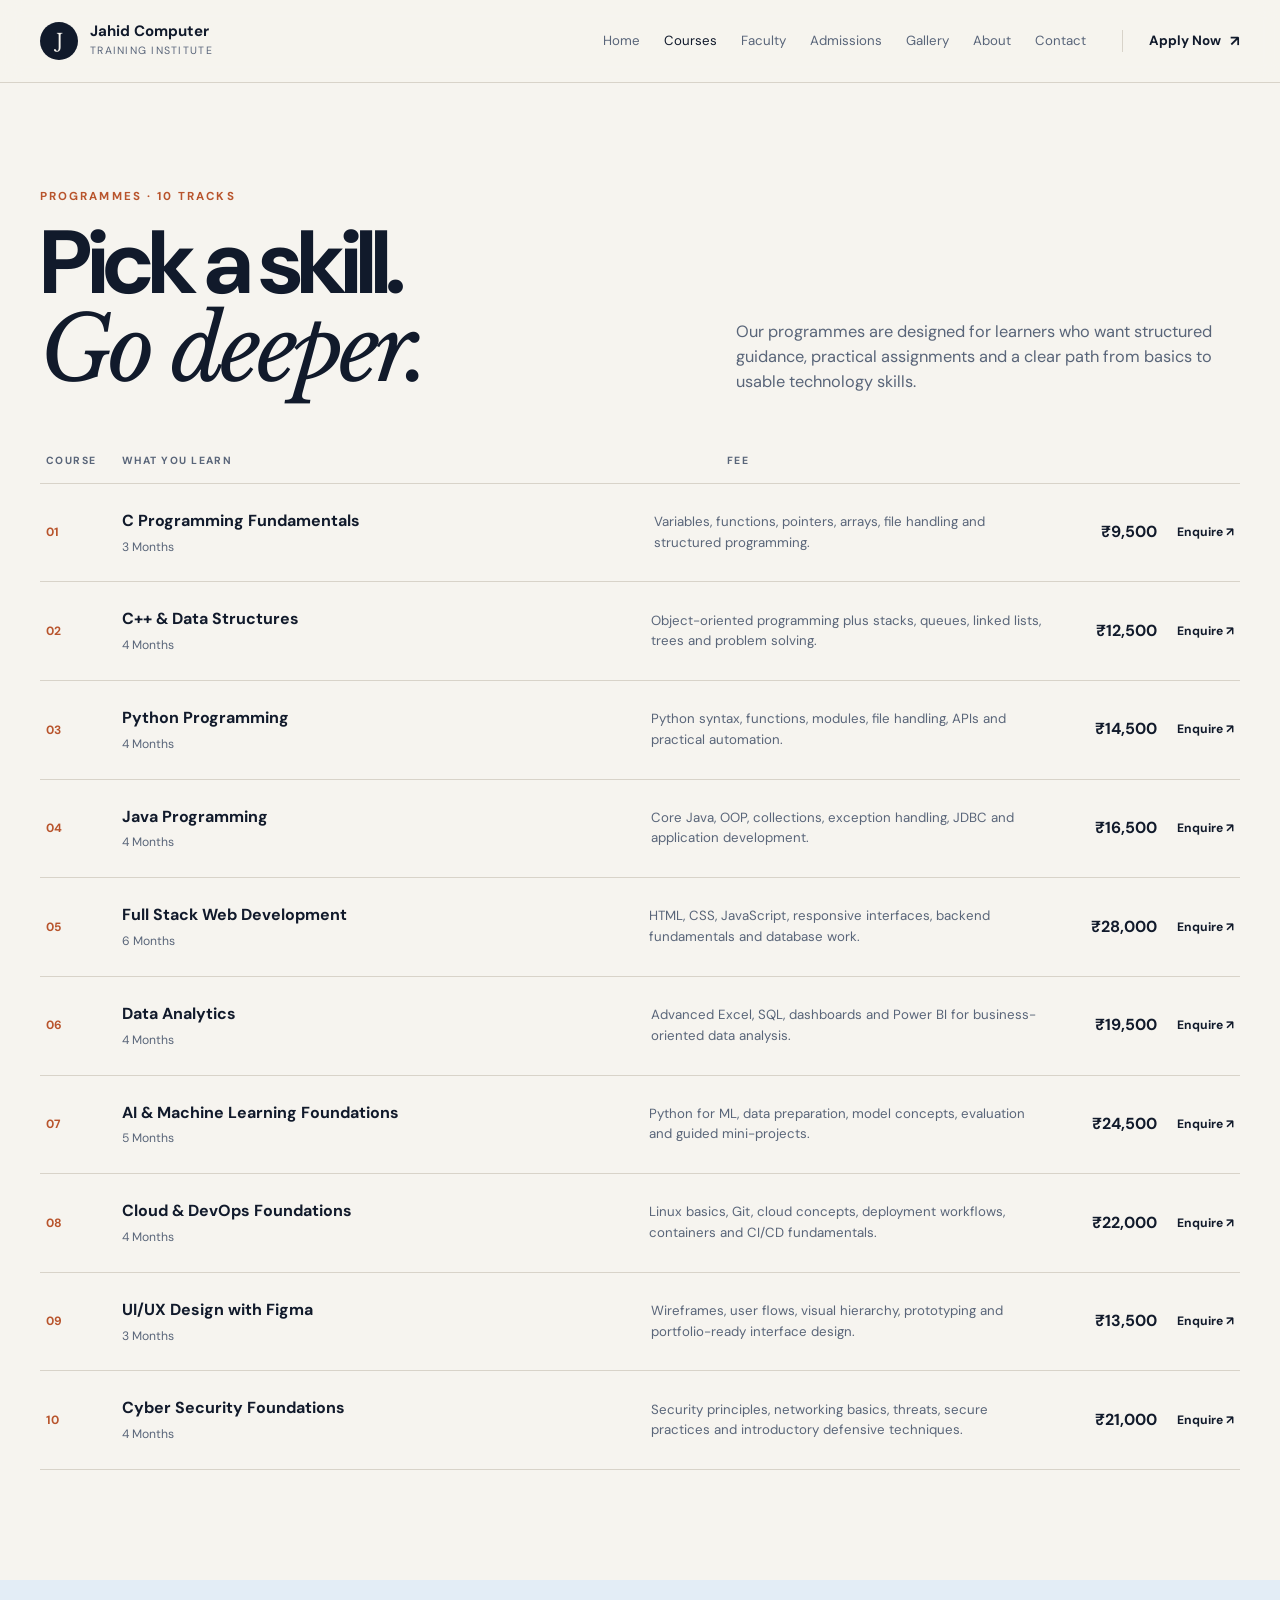
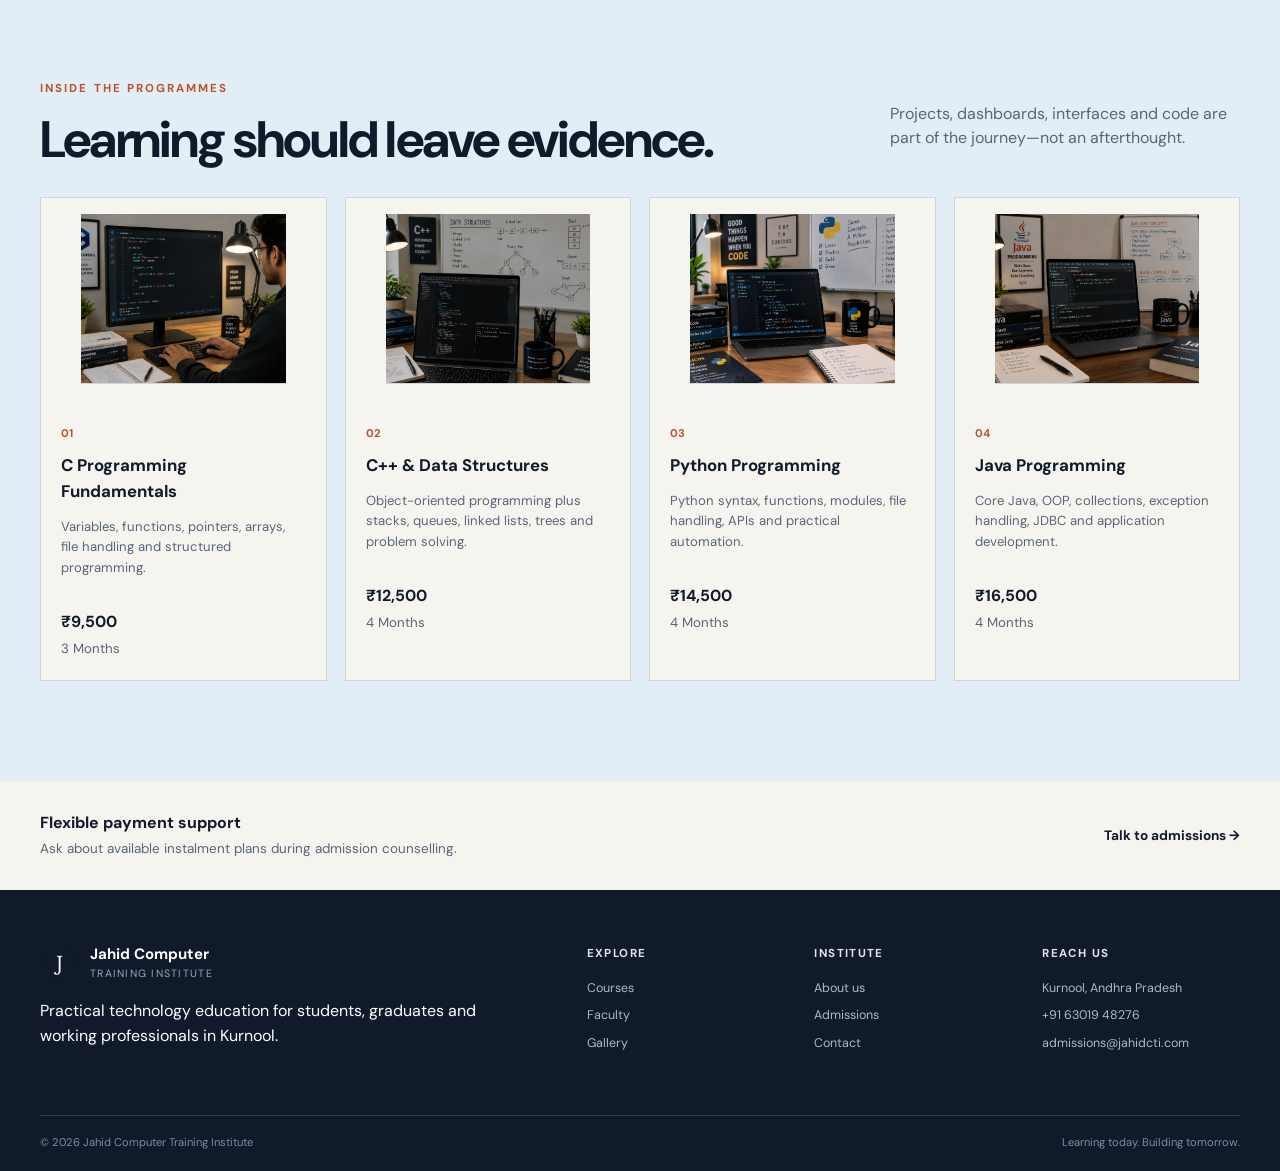
<file: html/courses.html>
<!DOCTYPE html>
<html lang="en">
<head>
  <meta charset="UTF-8">
  <meta name="viewport" content="width=device-width, initial-scale=1.0">
  <meta name="description" content="Jahid Computer Training Institute — professional computer, programming and technology training in Kurnool, Andhra Pradesh.">
  <title>Courses | Jahid Computer Training Institute</title>
  <link rel="stylesheet" href="../Css/style.css">
</head>
<body class="">

<header class="site-header">
  <div class="header-inner">
    <a class="brand" href="index.html" aria-label="Jahid Computer Training Institute home">
      <span class="brand-mark">J</span>
      <span>
        <strong>Jahid Computer</strong>
        <small>Training Institute</small>
      </span>
    </a>

    <button class="menu-toggle" type="button" aria-expanded="false" aria-controls="site-nav">
      <span></span><span></span><span></span>
      <span class="sr-only">Open navigation</span>
    </button>

    <nav id="site-nav" class="site-nav" aria-label="Main navigation">
      <a href="index.html">Home</a>
      <a href="courses.html">Courses</a>
      <a href="faculty.html">Faculty</a>
      <a href="admissions.html">Admissions</a>
      <a href="gallery.html">Gallery</a>
      <a href="about.html">About</a>
      <a href="contact.html">Contact</a>
    </nav>

    <a class="header-cta" href="admissions.html">Apply Now <span>↗</span></a>
  </div>
</header>

<main>

<section class="page-intro page-intro-courses">
  <div>
    <p class="eyebrow">PROGRAMMES · 10 TRACKS</p>
    <h1>Pick a skill.<br><em>Go deeper.</em></h1>
  </div>
  <p>Our programmes are designed for learners who want structured guidance, practical assignments and a clear path from basics to usable technology skills.</p>
</section>

<section class="programme-index">
  <div class="index-heading"><span>COURSE</span><span>WHAT YOU LEARN</span><span>FEE</span><span></span></div>
  <a class="programme-item" href="admissions.html?course=C%20Programming%20Fundamentals" id="course-01">
      <span class="programme-number">01</span>
      <span class="programme-title"><strong>C Programming Fundamentals</strong><small>3 Months</small></span>
      <span class="programme-summary">Variables, functions, pointers, arrays, file handling and structured programming.</span>
      <span class="programme-fee">₹9,500</span>
      <span class="programme-link">Enquire ↗</span>
    </a>
<a class="programme-item" href="admissions.html?course=C++%20&%20Data%20Structures" id="course-02">
      <span class="programme-number">02</span>
      <span class="programme-title"><strong>C++ & Data Structures</strong><small>4 Months</small></span>
      <span class="programme-summary">Object-oriented programming plus stacks, queues, linked lists, trees and problem solving.</span>
      <span class="programme-fee">₹12,500</span>
      <span class="programme-link">Enquire ↗</span>
    </a>
<a class="programme-item" href="admissions.html?course=Python%20Programming" id="course-03">
      <span class="programme-number">03</span>
      <span class="programme-title"><strong>Python Programming</strong><small>4 Months</small></span>
      <span class="programme-summary">Python syntax, functions, modules, file handling, APIs and practical automation.</span>
      <span class="programme-fee">₹14,500</span>
      <span class="programme-link">Enquire ↗</span>
    </a>
<a class="programme-item" href="admissions.html?course=Java%20Programming" id="course-04">
      <span class="programme-number">04</span>
      <span class="programme-title"><strong>Java Programming</strong><small>4 Months</small></span>
      <span class="programme-summary">Core Java, OOP, collections, exception handling, JDBC and application development.</span>
      <span class="programme-fee">₹16,500</span>
      <span class="programme-link">Enquire ↗</span>
    </a>
<a class="programme-item" href="admissions.html?course=Full%20Stack%20Web%20Development" id="course-05">
      <span class="programme-number">05</span>
      <span class="programme-title"><strong>Full Stack Web Development</strong><small>6 Months</small></span>
      <span class="programme-summary">HTML, CSS, JavaScript, responsive interfaces, backend fundamentals and database work.</span>
      <span class="programme-fee">₹28,000</span>
      <span class="programme-link">Enquire ↗</span>
    </a>
<a class="programme-item" href="admissions.html?course=Data%20Analytics" id="course-06">
      <span class="programme-number">06</span>
      <span class="programme-title"><strong>Data Analytics</strong><small>4 Months</small></span>
      <span class="programme-summary">Advanced Excel, SQL, dashboards and Power BI for business-oriented data analysis.</span>
      <span class="programme-fee">₹19,500</span>
      <span class="programme-link">Enquire ↗</span>
    </a>
<a class="programme-item" href="admissions.html?course=AI%20&%20Machine%20Learning%20Foundations" id="course-07">
      <span class="programme-number">07</span>
      <span class="programme-title"><strong>AI & Machine Learning Foundations</strong><small>5 Months</small></span>
      <span class="programme-summary">Python for ML, data preparation, model concepts, evaluation and guided mini-projects.</span>
      <span class="programme-fee">₹24,500</span>
      <span class="programme-link">Enquire ↗</span>
    </a>
<a class="programme-item" href="admissions.html?course=Cloud%20&%20DevOps%20Foundations" id="course-08">
      <span class="programme-number">08</span>
      <span class="programme-title"><strong>Cloud & DevOps Foundations</strong><small>4 Months</small></span>
      <span class="programme-summary">Linux basics, Git, cloud concepts, deployment workflows, containers and CI/CD fundamentals.</span>
      <span class="programme-fee">₹22,000</span>
      <span class="programme-link">Enquire ↗</span>
    </a>
<a class="programme-item" href="admissions.html?course=UI/UX%20Design%20with%20Figma" id="course-09">
      <span class="programme-number">09</span>
      <span class="programme-title"><strong>UI/UX Design with Figma</strong><small>3 Months</small></span>
      <span class="programme-summary">Wireframes, user flows, visual hierarchy, prototyping and portfolio-ready interface design.</span>
      <span class="programme-fee">₹13,500</span>
      <span class="programme-link">Enquire ↗</span>
    </a>
<a class="programme-item" href="admissions.html?course=Cyber%20Security%20Foundations" id="course-10">
      <span class="programme-number">10</span>
      <span class="programme-title"><strong>Cyber Security Foundations</strong><small>4 Months</small></span>
      <span class="programme-summary">Security principles, networking basics, threats, secure practices and introductory defensive techniques.</span>
      <span class="programme-fee">₹21,000</span>
      <span class="programme-link">Enquire ↗</span>
    </a>
</section>

<section class="course-images-section">
  <div class="section-heading">
    <div><p class="eyebrow">INSIDE THE PROGRAMMES</p><h2>Learning should leave evidence.</h2></div>
    <p>Projects, dashboards, interfaces and code are part of the journey—not an afterthought.</p>
  </div>
  <div class="course-tile-grid"><div class="course-tile">
      
<figure class="media-frame course-tile-image image-placeholder">
  <img src="../Image/c-programming.jpg" alt="C Programming Fundamentals" loading="lazy"
       onload="this.parentElement.classList.add('image-ready')"
       onerror="this.style.display='none'; this.parentElement.classList.remove('image-ready')">
  <figcaption class="image-fallback">
    <span class="fallback-label">Image</span>
    <strong>c-programming.jpg</strong>
  </figcaption>
</figure>

      <div><span>01</span><h3>C Programming Fundamentals</h3><p>Variables, functions, pointers, arrays, file handling and structured programming.</p><strong>₹9,500</strong><small>3 Months</small></div>
    </div>
<div class="course-tile">
      
<figure class="media-frame course-tile-image image-placeholder">
  <img src="../Image/cpp-data-structures.jpg" alt="C++ & Data Structures" loading="lazy"
       onload="this.parentElement.classList.add('image-ready')"
       onerror="this.style.display='none'; this.parentElement.classList.remove('image-ready')">
  <figcaption class="image-fallback">
    <span class="fallback-label">Image</span>
    <strong>cpp-data-structures.jpg</strong>
  </figcaption>
</figure>

      <div><span>02</span><h3>C++ & Data Structures</h3><p>Object-oriented programming plus stacks, queues, linked lists, trees and problem solving.</p><strong>₹12,500</strong><small>4 Months</small></div>
    </div>
<div class="course-tile">
      
<figure class="media-frame course-tile-image image-placeholder">
  <img src="../Image/python-programming.jpg" alt="Python Programming" loading="lazy"
       onload="this.parentElement.classList.add('image-ready')"
       onerror="this.style.display='none'; this.parentElement.classList.remove('image-ready')">
  <figcaption class="image-fallback">
    <span class="fallback-label">Image</span>
    <strong>python-programming.jpg</strong>
  </figcaption>
</figure>

      <div><span>03</span><h3>Python Programming</h3><p>Python syntax, functions, modules, file handling, APIs and practical automation.</p><strong>₹14,500</strong><small>4 Months</small></div>
    </div>
<div class="course-tile">
      
<figure class="media-frame course-tile-image image-placeholder">
  <img src="../Image/java-programming.jpg" alt="Java Programming" loading="lazy"
       onload="this.parentElement.classList.add('image-ready')"
       onerror="this.style.display='none'; this.parentElement.classList.remove('image-ready')">
  <figcaption class="image-fallback">
    <span class="fallback-label">Image</span>
    <strong>java-programming.jpg</strong>
  </figcaption>
</figure>

      <div><span>04</span><h3>Java Programming</h3><p>Core Java, OOP, collections, exception handling, JDBC and application development.</p><strong>₹16,500</strong><small>4 Months</small></div>
    </div></div>
</section>

<section class="fee-strip">
  <div><strong>Flexible payment support</strong><span>Ask about available instalment plans during admission counselling.</span></div>
  <a href="contact.html" class="text-link">Talk to admissions →</a>
</section>

</main>

<footer class="site-footer">
  <div class="footer-top">
    <div>
      <a class="brand brand-footer" href="index.html">
        <span class="brand-mark">J</span>
        <span>
          <strong>Jahid Computer</strong>
          <small>Training Institute</small>
        </span>
      </a>
      <p>Practical technology education for students, graduates and working professionals in Kurnool.</p>
    </div>

    <div class="footer-links">
      <div>
        <h3>Explore</h3>
        <a href="courses.html">Courses</a>
        <a href="faculty.html">Faculty</a>
        <a href="gallery.html">Gallery</a>
      </div>
      <div>
        <h3>Institute</h3>
        <a href="about.html">About us</a>
        <a href="admissions.html">Admissions</a>
        <a href="contact.html">Contact</a>
      </div>
      <div>
        <h3>Reach us</h3>
        <span>Kurnool, Andhra Pradesh</span>
        <span>+91 63019 48276</span>
        <span>admissions@jahidcti.com</span>
      </div>
    </div>
  </div>

  <div class="footer-bottom">
    <span>© 2026 Jahid Computer Training Institute</span>
    <span>Learning today. Building tomorrow.</span>
  </div>
</footer>

<script src="../Js/script.js"></script>
</body>
</html>
</file>
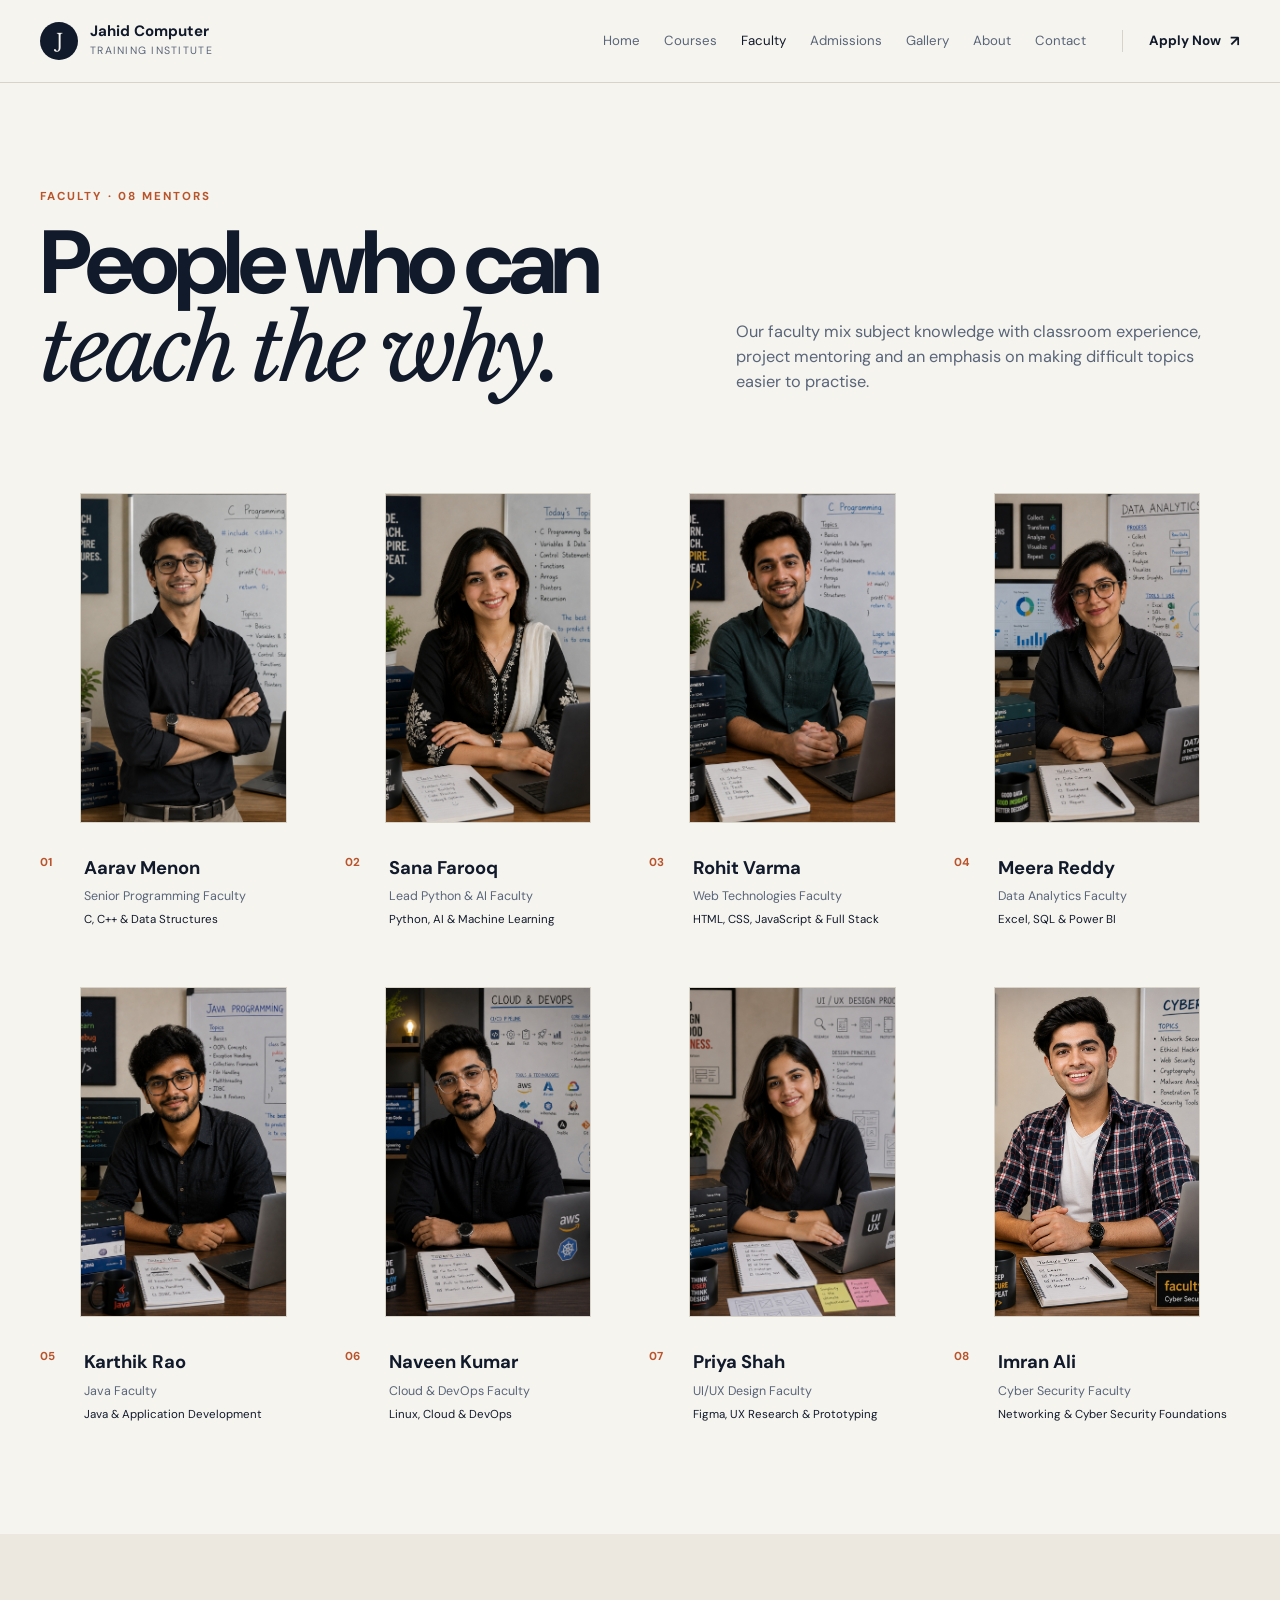
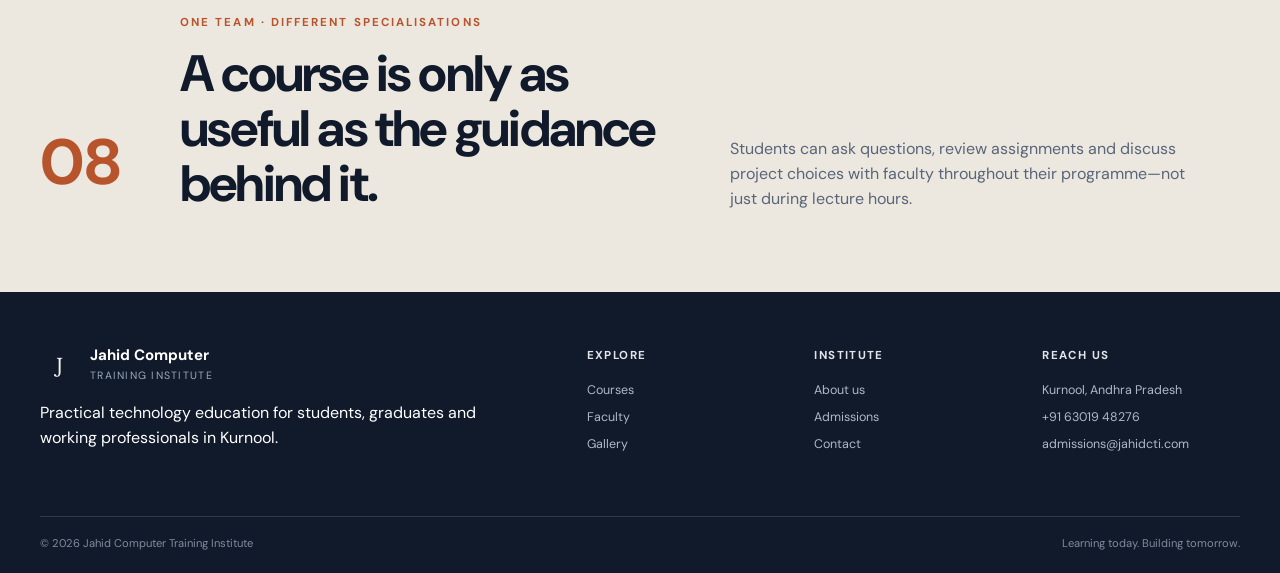
<file: html/faculty.html>
<!DOCTYPE html>
<html lang="en">
<head>
  <meta charset="UTF-8">
  <meta name="viewport" content="width=device-width, initial-scale=1.0">
  <meta name="description" content="Jahid Computer Training Institute — professional computer, programming and technology training in Kurnool, Andhra Pradesh.">
  <title>Faculty | Jahid Computer Training Institute</title>
  <link rel="stylesheet" href="../Css/style.css">
</head>
<body class="">

<header class="site-header">
  <div class="header-inner">
    <a class="brand" href="index.html" aria-label="Jahid Computer Training Institute home">
      <span class="brand-mark">J</span>
      <span>
        <strong>Jahid Computer</strong>
        <small>Training Institute</small>
      </span>
    </a>

    <button class="menu-toggle" type="button" aria-expanded="false" aria-controls="site-nav">
      <span></span><span></span><span></span>
      <span class="sr-only">Open navigation</span>
    </button>

    <nav id="site-nav" class="site-nav" aria-label="Main navigation">
      <a href="index.html">Home</a>
      <a href="courses.html">Courses</a>
      <a href="faculty.html">Faculty</a>
      <a href="admissions.html">Admissions</a>
      <a href="gallery.html">Gallery</a>
      <a href="about.html">About</a>
      <a href="contact.html">Contact</a>
    </nav>

    <a class="header-cta" href="admissions.html">Apply Now <span>↗</span></a>
  </div>
</header>

<main>

<section class="page-intro">
  <div><p class="eyebrow">FACULTY · 08 MENTORS</p><h1>People who can<br><em>teach the why.</em></h1></div>
  <p>Our faculty mix subject knowledge with classroom experience, project mentoring and an emphasis on making difficult topics easier to practise.</p>
</section>

<section class="faculty-grid">
  <article class="faculty-person">
      
<figure class="media-frame faculty-photo image-placeholder">
  <img src="../Image/faculty-aarav.jpg" alt="Aarav Menon" loading="lazy"
       onload="this.parentElement.classList.add('image-ready')"
       onerror="this.style.display='none'; this.parentElement.classList.remove('image-ready')">
  <figcaption class="image-fallback">
    <span class="fallback-label">Image</span>
    <strong>faculty-aarav.jpg</strong>
  </figcaption>
</figure>

      <div class="faculty-meta">
        <span>01</span>
        <h3>Aarav Menon</h3>
        <p>Senior Programming Faculty</p>
        <small>C, C++ & Data Structures</small>
      </div>
    </article>
<article class="faculty-person">
      
<figure class="media-frame faculty-photo image-placeholder">
  <img src="../Image/faculty-sana.jpg" alt="Sana Farooq" loading="lazy"
       onload="this.parentElement.classList.add('image-ready')"
       onerror="this.style.display='none'; this.parentElement.classList.remove('image-ready')">
  <figcaption class="image-fallback">
    <span class="fallback-label">Image</span>
    <strong>faculty-sana.jpg</strong>
  </figcaption>
</figure>

      <div class="faculty-meta">
        <span>02</span>
        <h3>Sana Farooq</h3>
        <p>Lead Python & AI Faculty</p>
        <small>Python, AI & Machine Learning</small>
      </div>
    </article>
<article class="faculty-person">
      
<figure class="media-frame faculty-photo image-placeholder">
  <img src="../Image/faculty-rohit.jpg" alt="Rohit Varma" loading="lazy"
       onload="this.parentElement.classList.add('image-ready')"
       onerror="this.style.display='none'; this.parentElement.classList.remove('image-ready')">
  <figcaption class="image-fallback">
    <span class="fallback-label">Image</span>
    <strong>faculty-rohit.jpg</strong>
  </figcaption>
</figure>

      <div class="faculty-meta">
        <span>03</span>
        <h3>Rohit Varma</h3>
        <p>Web Technologies Faculty</p>
        <small>HTML, CSS, JavaScript & Full Stack</small>
      </div>
    </article>
<article class="faculty-person">
      
<figure class="media-frame faculty-photo image-placeholder">
  <img src="../Image/faculty-meera.jpg" alt="Meera Reddy" loading="lazy"
       onload="this.parentElement.classList.add('image-ready')"
       onerror="this.style.display='none'; this.parentElement.classList.remove('image-ready')">
  <figcaption class="image-fallback">
    <span class="fallback-label">Image</span>
    <strong>faculty-meera.jpg</strong>
  </figcaption>
</figure>

      <div class="faculty-meta">
        <span>04</span>
        <h3>Meera Reddy</h3>
        <p>Data Analytics Faculty</p>
        <small>Excel, SQL & Power BI</small>
      </div>
    </article>
<article class="faculty-person">
      
<figure class="media-frame faculty-photo image-placeholder">
  <img src="../Image/faculty-karthik.jpg" alt="Karthik Rao" loading="lazy"
       onload="this.parentElement.classList.add('image-ready')"
       onerror="this.style.display='none'; this.parentElement.classList.remove('image-ready')">
  <figcaption class="image-fallback">
    <span class="fallback-label">Image</span>
    <strong>faculty-karthik.jpg</strong>
  </figcaption>
</figure>

      <div class="faculty-meta">
        <span>05</span>
        <h3>Karthik Rao</h3>
        <p>Java Faculty</p>
        <small>Java & Application Development</small>
      </div>
    </article>
<article class="faculty-person">
      
<figure class="media-frame faculty-photo image-placeholder">
  <img src="../Image/faculty-naveen.jpg" alt="Naveen Kumar" loading="lazy"
       onload="this.parentElement.classList.add('image-ready')"
       onerror="this.style.display='none'; this.parentElement.classList.remove('image-ready')">
  <figcaption class="image-fallback">
    <span class="fallback-label">Image</span>
    <strong>faculty-naveen.jpg</strong>
  </figcaption>
</figure>

      <div class="faculty-meta">
        <span>06</span>
        <h3>Naveen Kumar</h3>
        <p>Cloud & DevOps Faculty</p>
        <small>Linux, Cloud & DevOps</small>
      </div>
    </article>
<article class="faculty-person">
      
<figure class="media-frame faculty-photo image-placeholder">
  <img src="../Image/faculty-priya.jpg" alt="Priya Shah" loading="lazy"
       onload="this.parentElement.classList.add('image-ready')"
       onerror="this.style.display='none'; this.parentElement.classList.remove('image-ready')">
  <figcaption class="image-fallback">
    <span class="fallback-label">Image</span>
    <strong>faculty-priya.jpg</strong>
  </figcaption>
</figure>

      <div class="faculty-meta">
        <span>07</span>
        <h3>Priya Shah</h3>
        <p>UI/UX Design Faculty</p>
        <small>Figma, UX Research & Prototyping</small>
      </div>
    </article>
<article class="faculty-person">
      
<figure class="media-frame faculty-photo image-placeholder">
  <img src="../Image/faculty-imran.jpg" alt="Imran Ali" loading="lazy"
       onload="this.parentElement.classList.add('image-ready')"
       onerror="this.style.display='none'; this.parentElement.classList.remove('image-ready')">
  <figcaption class="image-fallback">
    <span class="fallback-label">Image</span>
    <strong>faculty-imran.jpg</strong>
  </figcaption>
</figure>

      <div class="faculty-meta">
        <span>08</span>
        <h3>Imran Ali</h3>
        <p>Cyber Security Faculty</p>
        <small>Networking & Cyber Security Foundations</small>
      </div>
    </article>
</section>

<section class="mentor-note">
  <div class="mentor-number">08</div>
  <div><p class="eyebrow">ONE TEAM · DIFFERENT SPECIALISATIONS</p><h2>A course is only as useful as the guidance behind it.</h2></div>
  <p>Students can ask questions, review assignments and discuss project choices with faculty throughout their programme—not just during lecture hours.</p>
</section>

</main>

<footer class="site-footer">
  <div class="footer-top">
    <div>
      <a class="brand brand-footer" href="index.html">
        <span class="brand-mark">J</span>
        <span>
          <strong>Jahid Computer</strong>
          <small>Training Institute</small>
        </span>
      </a>
      <p>Practical technology education for students, graduates and working professionals in Kurnool.</p>
    </div>

    <div class="footer-links">
      <div>
        <h3>Explore</h3>
        <a href="courses.html">Courses</a>
        <a href="faculty.html">Faculty</a>
        <a href="gallery.html">Gallery</a>
      </div>
      <div>
        <h3>Institute</h3>
        <a href="about.html">About us</a>
        <a href="admissions.html">Admissions</a>
        <a href="contact.html">Contact</a>
      </div>
      <div>
        <h3>Reach us</h3>
        <span>Kurnool, Andhra Pradesh</span>
        <span>+91 63019 48276</span>
        <span>admissions@jahidcti.com</span>
      </div>
    </div>
  </div>

  <div class="footer-bottom">
    <span>© 2026 Jahid Computer Training Institute</span>
    <span>Learning today. Building tomorrow.</span>
  </div>
</footer>

<script src="../Js/script.js"></script>
</body>
</html>
</file>
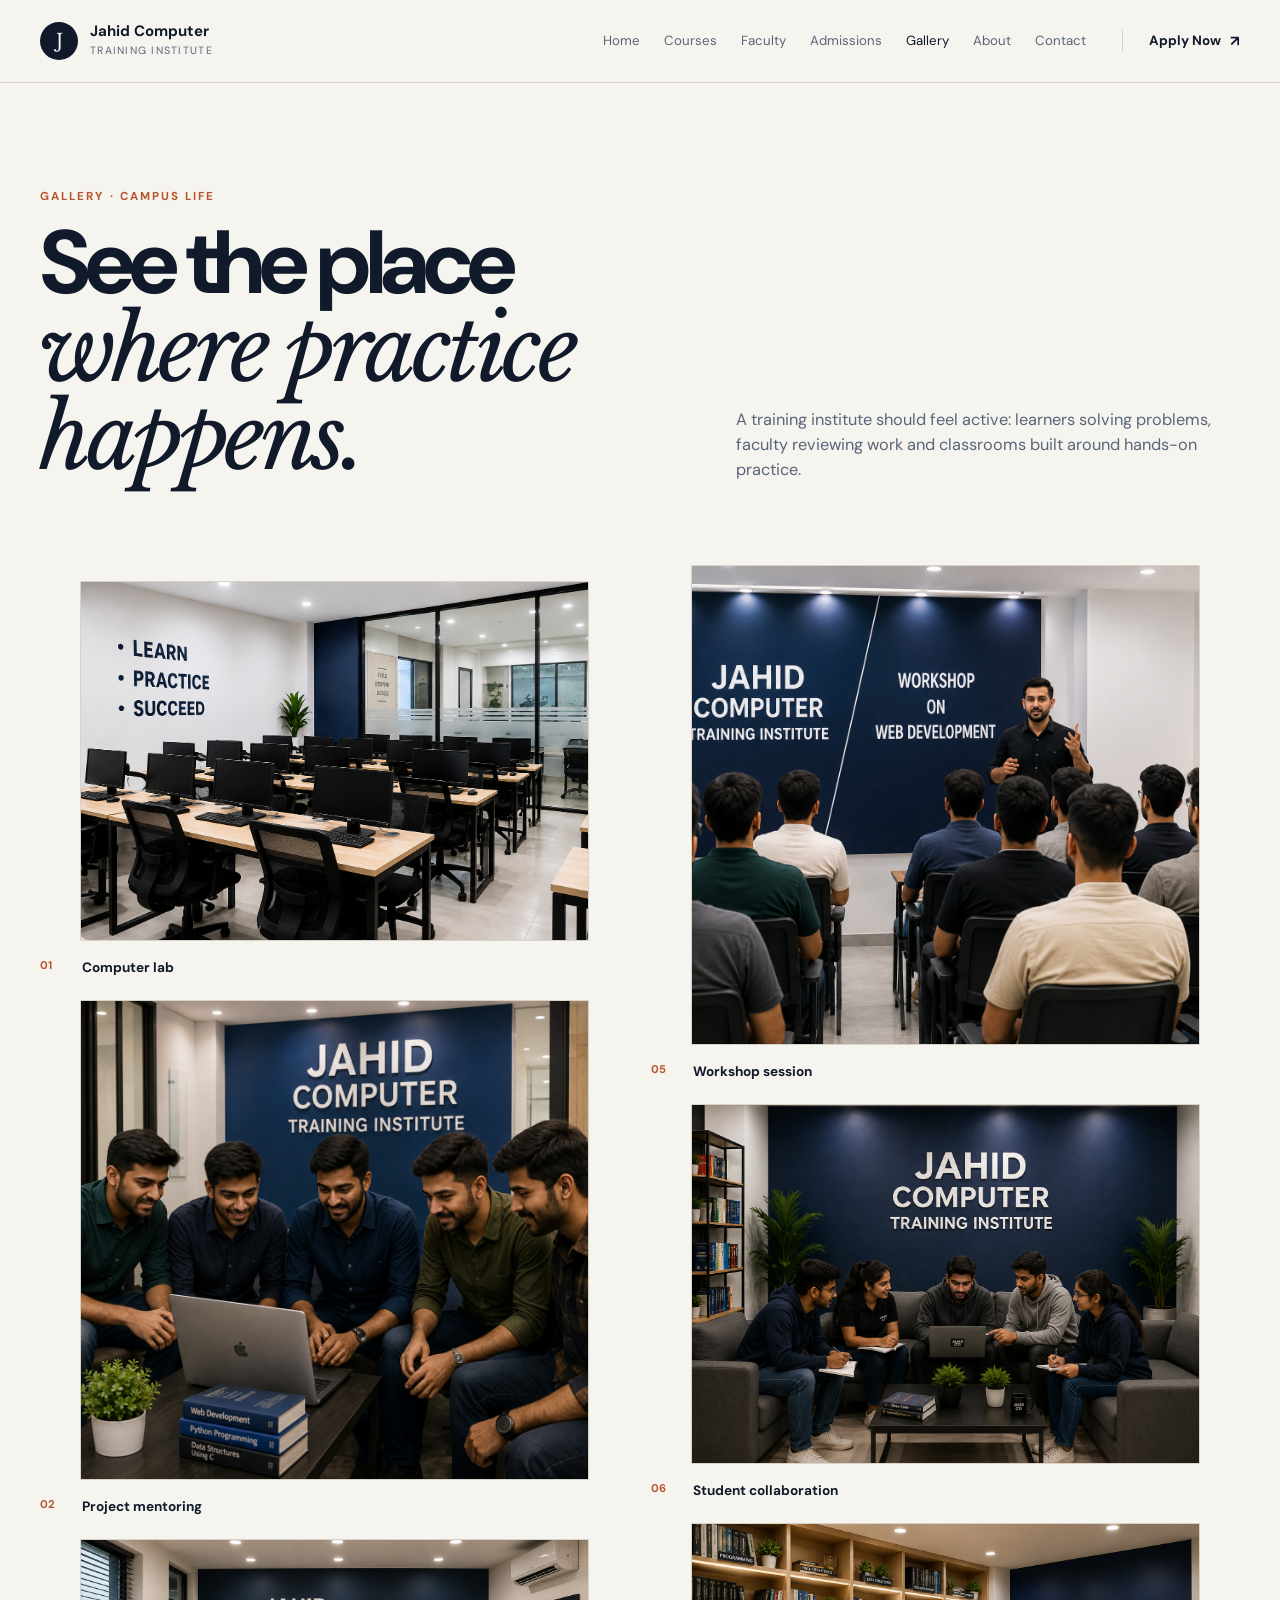
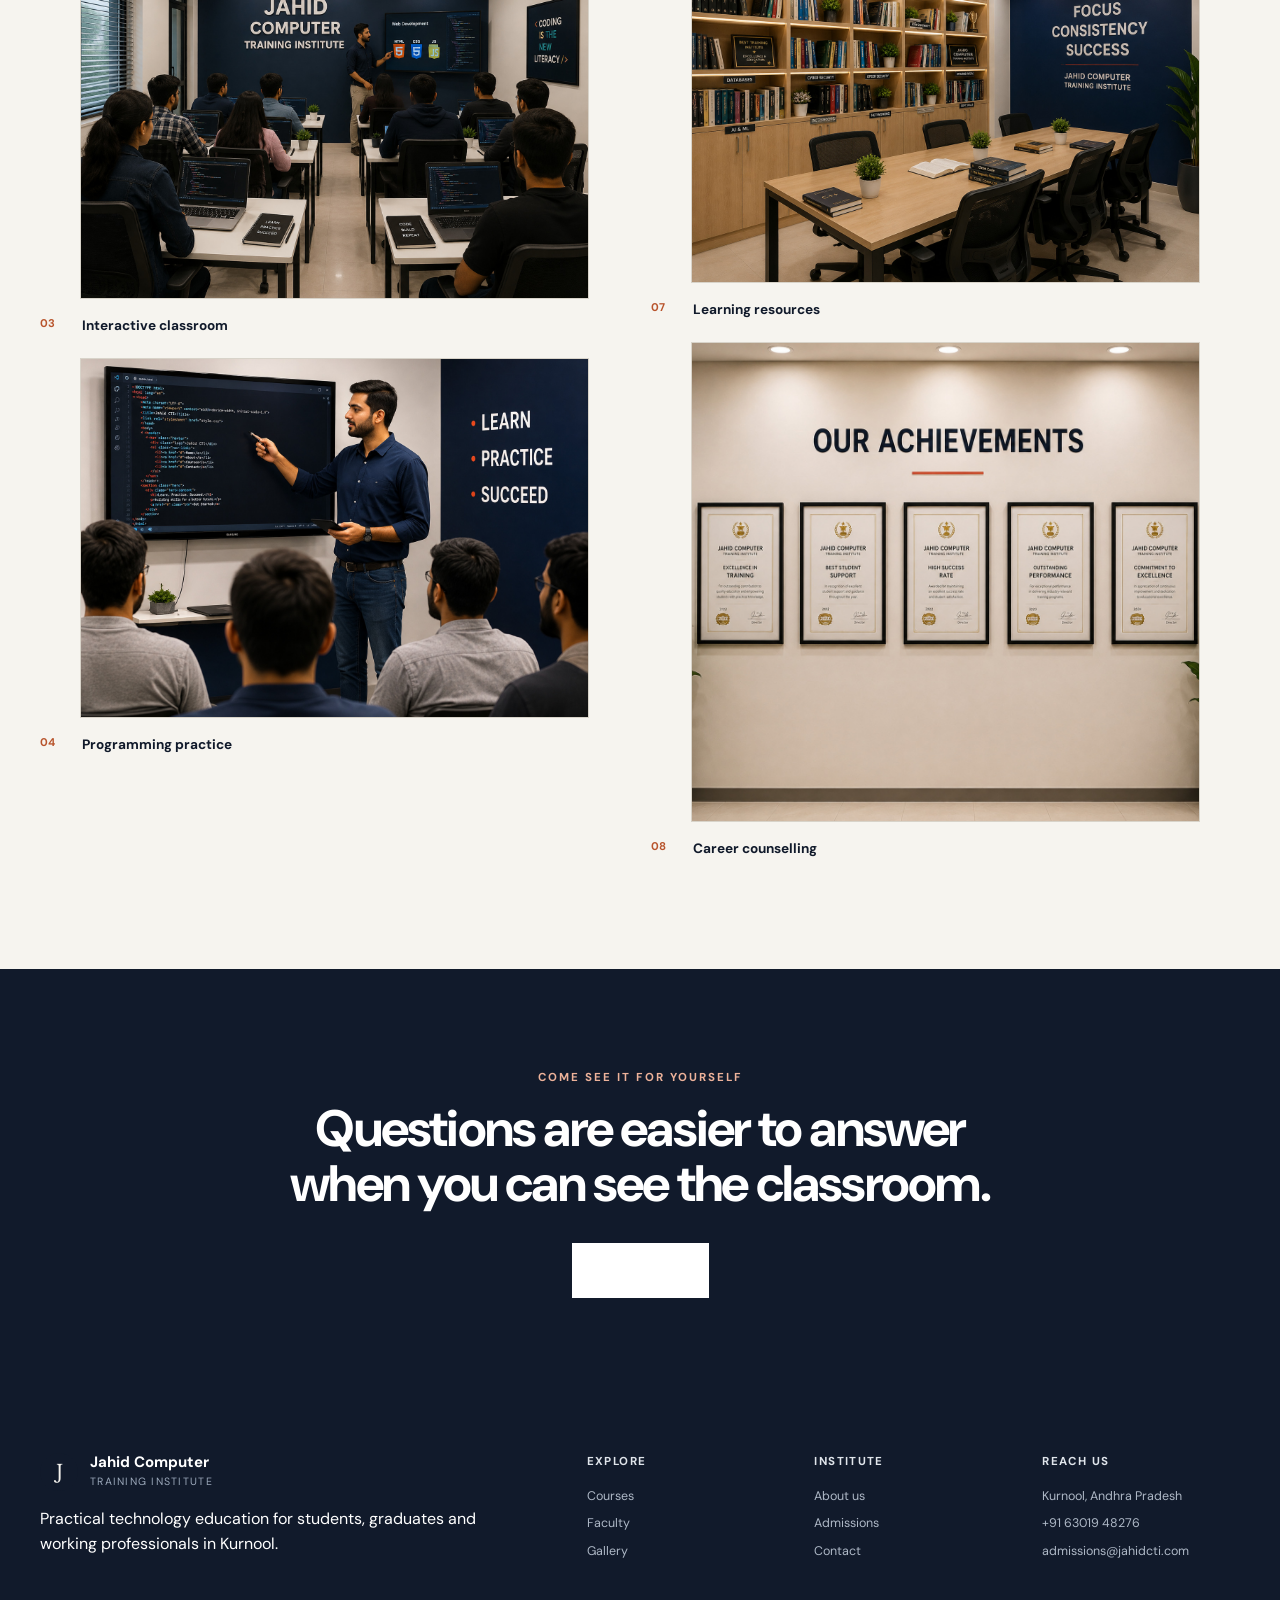
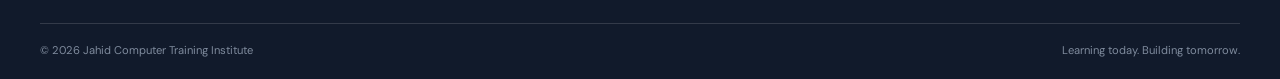
<file: html/gallery.html>
<!DOCTYPE html>
<html lang="en">
<head>
  <meta charset="UTF-8">
  <meta name="viewport" content="width=device-width, initial-scale=1.0">
  <meta name="description" content="Jahid Computer Training Institute — professional computer, programming and technology training in Kurnool, Andhra Pradesh.">
  <title>Gallery | Jahid Computer Training Institute</title>
  <link rel="stylesheet" href="../Css/style.css">
</head>
<body class="">

<header class="site-header">
  <div class="header-inner">
    <a class="brand" href="index.html" aria-label="Jahid Computer Training Institute home">
      <span class="brand-mark">J</span>
      <span>
        <strong>Jahid Computer</strong>
        <small>Training Institute</small>
      </span>
    </a>

    <button class="menu-toggle" type="button" aria-expanded="false" aria-controls="site-nav">
      <span></span><span></span><span></span>
      <span class="sr-only">Open navigation</span>
    </button>

    <nav id="site-nav" class="site-nav" aria-label="Main navigation">
      <a href="index.html">Home</a>
      <a href="courses.html">Courses</a>
      <a href="faculty.html">Faculty</a>
      <a href="admissions.html">Admissions</a>
      <a href="gallery.html">Gallery</a>
      <a href="about.html">About</a>
      <a href="contact.html">Contact</a>
    </nav>

    <a class="header-cta" href="admissions.html">Apply Now <span>↗</span></a>
  </div>
</header>

<main>

<section class="page-intro">
  <div><p class="eyebrow">GALLERY · CAMPUS LIFE</p><h1>See the place<br><em>where practice happens.</em></h1></div>
  <p>A training institute should feel active: learners solving problems, faculty reviewing work and classrooms built around hands-on practice.</p>
</section>

<section class="gallery-masonry">
  <figure class="gallery-piece">
      
<figure class="media-frame image-placeholder">
  <img src="../Image/gallery-lab.jpg" alt="Computer lab" loading="lazy"
       onload="this.parentElement.classList.add('image-ready')"
       onerror="this.style.display='none'; this.parentElement.classList.remove('image-ready')">
  <figcaption class="image-fallback">
    <span class="fallback-label">Image</span>
    <strong>gallery-lab.jpg</strong>
  </figcaption>
</figure>

      <figcaption><span>01</span><strong>Computer lab</strong></figcaption>
    </figure>
<figure class="gallery-piece">
      
<figure class="media-frame image-placeholder">
  <img src="../Image/gallery-projects.jpg" alt="Project mentoring" loading="lazy"
       onload="this.parentElement.classList.add('image-ready')"
       onerror="this.style.display='none'; this.parentElement.classList.remove('image-ready')">
  <figcaption class="image-fallback">
    <span class="fallback-label">Image</span>
    <strong>gallery-projects.jpg</strong>
  </figcaption>
</figure>

      <figcaption><span>02</span><strong>Project mentoring</strong></figcaption>
    </figure>
<figure class="gallery-piece">
      
<figure class="media-frame image-placeholder">
  <img src="../Image/gallery-classroom.jpg" alt="Interactive classroom" loading="lazy"
       onload="this.parentElement.classList.add('image-ready')"
       onerror="this.style.display='none'; this.parentElement.classList.remove('image-ready')">
  <figcaption class="image-fallback">
    <span class="fallback-label">Image</span>
    <strong>gallery-classroom.jpg</strong>
  </figcaption>
</figure>

      <figcaption><span>03</span><strong>Interactive classroom</strong></figcaption>
    </figure>
<figure class="gallery-piece">
      
<figure class="media-frame image-placeholder">
  <img src="../Image/gallery-coding.jpg" alt="Programming practice" loading="lazy"
       onload="this.parentElement.classList.add('image-ready')"
       onerror="this.style.display='none'; this.parentElement.classList.remove('image-ready')">
  <figcaption class="image-fallback">
    <span class="fallback-label">Image</span>
    <strong>gallery-coding.jpg</strong>
  </figcaption>
</figure>

      <figcaption><span>04</span><strong>Programming practice</strong></figcaption>
    </figure>
<figure class="gallery-piece">
      
<figure class="media-frame image-placeholder">
  <img src="../Image/gallery-workshop.jpg" alt="Workshop session" loading="lazy"
       onload="this.parentElement.classList.add('image-ready')"
       onerror="this.style.display='none'; this.parentElement.classList.remove('image-ready')">
  <figcaption class="image-fallback">
    <span class="fallback-label">Image</span>
    <strong>gallery-workshop.jpg</strong>
  </figcaption>
</figure>

      <figcaption><span>05</span><strong>Workshop session</strong></figcaption>
    </figure>
<figure class="gallery-piece">
      
<figure class="media-frame image-placeholder">
  <img src="../Image/gallery-students.jpg" alt="Student collaboration" loading="lazy"
       onload="this.parentElement.classList.add('image-ready')"
       onerror="this.style.display='none'; this.parentElement.classList.remove('image-ready')">
  <figcaption class="image-fallback">
    <span class="fallback-label">Image</span>
    <strong>gallery-students.jpg</strong>
  </figcaption>
</figure>

      <figcaption><span>06</span><strong>Student collaboration</strong></figcaption>
    </figure>
<figure class="gallery-piece">
      
<figure class="media-frame image-placeholder">
  <img src="../Image/gallery-library.jpg" alt="Learning resources" loading="lazy"
       onload="this.parentElement.classList.add('image-ready')"
       onerror="this.style.display='none'; this.parentElement.classList.remove('image-ready')">
  <figcaption class="image-fallback">
    <span class="fallback-label">Image</span>
    <strong>gallery-library.jpg</strong>
  </figcaption>
</figure>

      <figcaption><span>07</span><strong>Learning resources</strong></figcaption>
    </figure>
<figure class="gallery-piece">
      
<figure class="media-frame image-placeholder">
  <img src="../Image/gallery-counselling.jpg" alt="Career counselling" loading="lazy"
       onload="this.parentElement.classList.add('image-ready')"
       onerror="this.style.display='none'; this.parentElement.classList.remove('image-ready')">
  <figcaption class="image-fallback">
    <span class="fallback-label">Image</span>
    <strong>gallery-counselling.jpg</strong>
  </figcaption>
</figure>

      <figcaption><span>08</span><strong>Career counselling</strong></figcaption>
    </figure>
</section>

<section class="gallery-cta">
  <p class="eyebrow">COME SEE IT FOR YOURSELF</p>
  <h2>Questions are easier to answer when you can see the classroom.</h2>
  <a class="button button-dark" href="contact.html">Plan a visit <span>↗</span></a>
</section>

</main>

<footer class="site-footer">
  <div class="footer-top">
    <div>
      <a class="brand brand-footer" href="index.html">
        <span class="brand-mark">J</span>
        <span>
          <strong>Jahid Computer</strong>
          <small>Training Institute</small>
        </span>
      </a>
      <p>Practical technology education for students, graduates and working professionals in Kurnool.</p>
    </div>

    <div class="footer-links">
      <div>
        <h3>Explore</h3>
        <a href="courses.html">Courses</a>
        <a href="faculty.html">Faculty</a>
        <a href="gallery.html">Gallery</a>
      </div>
      <div>
        <h3>Institute</h3>
        <a href="about.html">About us</a>
        <a href="admissions.html">Admissions</a>
        <a href="contact.html">Contact</a>
      </div>
      <div>
        <h3>Reach us</h3>
        <span>Kurnool, Andhra Pradesh</span>
        <span>+91 63019 48276</span>
        <span>admissions@jahidcti.com</span>
      </div>
    </div>
  </div>

  <div class="footer-bottom">
    <span>© 2026 Jahid Computer Training Institute</span>
    <span>Learning today. Building tomorrow.</span>
  </div>
</footer>

<script src="../Js/script.js"></script>
</body>
</html>
</file>
<file: Css/style.css>
@import url('https://fonts.googleapis.com/css2?family=DM+Sans:wght@400;500;600;700&family=Libre+Baskerville:ital@0;1&display=swap');

:root{
  --ink:#111a2b;
  --muted:#596579;
  --paper:#f6f4ef;
  --paper-2:#ece8df;
  --line:#d8d3c9;
  --accent:#d46b3d;
  --accent-dark:#b8542c;
  --blue:#e3edf6;
  --white:#ffffff;
  --serif:'Libre Baskerville',Georgia,serif;
  --sans:'DM Sans',Arial,sans-serif;
  --max:1200px;
}

*{box-sizing:border-box}
html{scroll-behavior:smooth}
body{
  margin:0;
  background:var(--paper);
  color:var(--ink);
  font-family:var(--sans);
  line-height:1.55;
}
a{color:inherit;text-decoration:none}
img{max-width:100%;display:block}
button,input,select,textarea{font:inherit}
button{cursor:pointer}

.sr-only{position:absolute;width:1px;height:1px;padding:0;margin:-1px;overflow:hidden;clip:rect(0,0,0,0);white-space:nowrap;border:0}
.eyebrow{
  margin:0 0 14px;
  font-size:.72rem;
  font-weight:700;
  letter-spacing:.18em;
  text-transform:uppercase;
  color:var(--accent-dark);
}
.sr-only + .site-header{}
.site-header{
  position:sticky;
  top:0;
  z-index:20;
  background:rgba(246,244,239,.94);
  backdrop-filter:blur(10px);
  border-bottom:1px solid var(--line);
}
.header-inner{
  width:min(var(--max), calc(100% - 48px));
  margin:auto;
  min-height:82px;
  display:flex;
  align-items:center;
  gap:36px;
}
.brand{display:flex;align-items:center;gap:12px;min-width:max-content}
.brand-mark{
  width:38px;height:38px;border-radius:50%;
  display:grid;place-items:center;
  background:var(--ink);color:var(--paper);
  font-family:var(--serif);font-size:1.15rem;
}
.brand strong{display:block;font-size:.94rem;line-height:1.1}
.brand small{display:block;font-size:.66rem;letter-spacing:.12em;text-transform:uppercase;color:var(--muted);margin-top:4px}
.site-nav{display:flex;align-items:center;gap:24px;margin-left:auto}
.site-nav a{font-size:.83rem;color:var(--muted);transition:.2s ease}
.site-nav a:hover,.site-nav a.active{color:var(--ink)}
.header-cta{
  display:inline-flex;align-items:center;gap:9px;
  border-left:1px solid var(--line);
  padding-left:26px;
  font-size:.84rem;font-weight:700;
}
.header-cta span,.button span{font-size:1.1em}
.menu-toggle{display:none;border:0;background:none;padding:8px;margin-left:auto}
.menu-toggle span{display:block;width:24px;height:2px;background:var(--ink);margin:5px 0}

.button{
  display:inline-flex;align-items:center;justify-content:center;gap:12px;
  padding:15px 21px;border:1px solid transparent;
  font-size:.84rem;font-weight:700;
  transition:.2s ease;
}
.button-dark{background:var(--ink);color:var(--white)}
.button-dark:hover{background:#27334b;transform:translateY(-1px)}
.button-light{background:var(--white);color:var(--ink)}
.button-light:hover{background:var(--paper-2)}
.button-full{width:100%}
.text-link{font-size:.85rem;font-weight:700;display:inline-flex;align-items:center;gap:10px}
.text-link:hover{text-decoration:underline;text-underline-offset:4px}

.hero-editorial{
  width:min(var(--max), calc(100% - 48px));
  margin:0 auto;
  min-height:680px;
  display:grid;
  grid-template-columns:1.03fr .97fr;
  align-items:center;
  gap:56px;
  padding:72px 0 88px;
}
.hero-copy{padding-top:18px}
.hero-copy h1,.page-intro h1{
  margin:0;
  font-size:clamp(3.3rem,7vw,6.7rem);
  line-height:.97;
  letter-spacing:-.06em;
  max-width:760px;
}
.hero-copy h1 em,.page-intro h1 em{font-family:var(--serif);font-weight:400;letter-spacing:-.05em}
.hero-lead{max-width:620px;margin:28px 0 34px;color:var(--muted);font-size:1.08rem}
.hero-actions{display:flex;align-items:center;gap:25px}
.hero-metrics{display:flex;gap:42px;margin-top:58px}
.hero-metrics div{display:grid;gap:3px}
.hero-metrics strong{font-size:1.65rem}
.hero-metrics span{color:var(--muted);font-size:.78rem}
.hero-visual{position:relative}
.media-frame{
  position:relative;
  overflow:hidden;
  background:linear-gradient(135deg,#d9e0e5,#c5d0d8);
  border:1px solid var(--line);
  min-height:260px;
}
.media-frame img{position:absolute;inset:0;width:100%;height:100%;object-fit:cover;object-position:center;max-width:none}
.image-fallback{
  min-height:260px;
  display:flex;flex-direction:column;align-items:flex-start;justify-content:flex-end;
  gap:6px;padding:22px;
  color:var(--ink);
  background:
    linear-gradient(135deg,rgba(255,255,255,.48),rgba(255,255,255,.05)),
    repeating-linear-gradient(135deg,transparent 0 14px,rgba(17,26,43,.05) 14px 15px);
}
.image-fallback .fallback-label{font-size:.66rem;font-weight:700;text-transform:uppercase;letter-spacing:.16em;color:var(--accent-dark)}
.image-fallback strong{font-size:1rem}
.image-ready .image-fallback{display:none}
.hero-image{min-height:570px}
.hero-note{
  position:absolute;left:-26px;bottom:24px;background:var(--accent);color:var(--white);
  padding:16px 20px;font-size:.8rem;font-weight:700;
  box-shadow:12px 12px 0 var(--ink);
}
.hero-note span{display:block;font-family:var(--serif);font-size:1.25rem;margin-bottom:5px}


.founder-section{
  width:min(var(--max),calc(100% - 48px));
  margin:0 auto 110px;
  display:grid;
  grid-template-columns:.8fr 1.2fr;
  gap:84px;
  align-items:center;
}
.founder-photo-frame{min-height:520px;background:var(--paper-2);}
.founder-photo-frame img{object-position:center top;}
.founder-copy h2{margin:0;letter-spacing:-.035em;line-height:1.08;font-size:clamp(2rem,4vw,3.7rem)}
.founder-copy>p:not(.eyebrow){color:var(--muted);max-width:620px}
.founder-signature{margin-top:30px;font-family:var(--serif);font-size:1.25rem}
.founder-role{display:block;margin-top:3px;color:var(--muted);font:500 .76rem var(--sans);letter-spacing:.08em;text-transform:uppercase}

.statement-band{
  background:var(--ink);color:var(--white);
  padding:90px max(24px, calc((100vw - 1200px)/2)) 96px;
  display:grid;grid-template-columns:1fr 1.8fr .9fr;gap:50px;align-items:end;
}
.statement-band .eyebrow{color:#edb29a}
.statement{font-size:clamp(2.6rem,5.4vw,5.2rem);line-height:.96;letter-spacing:-.055em}
.statement span{font-family:var(--serif);font-weight:400}
.statement-band>p{margin:0;color:#c0c9d8;max-width:350px;font-size:.95rem}

.split-feature{
  width:min(var(--max),calc(100% - 48px));
  margin:110px auto;
  display:grid;grid-template-columns:.92fr 1.08fr;gap:84px;align-items:center;
}
.split-feature .media-frame{min-height:500px}
.feature-copy h2,.section-heading h2,.course-preview h2,.mentor-note h2,.gallery-cta h2,.home-contact h2,.about-lead h2,.value-intro h2,.contact-form-panel h2,.map-copy h2{
  margin:0;letter-spacing:-.035em;line-height:1.08;font-size:clamp(2rem,4vw,3.7rem)
}
.feature-copy>p{color:var(--muted);max-width:620px}
.feature-points{margin-top:38px;border-top:1px solid var(--line)}
.feature-points>div{display:grid;grid-template-columns:40px 1fr;gap:14px;padding:20px 0;border-bottom:1px solid var(--line)}
.feature-points span,.story-line>span{color:var(--accent-dark);font-size:.8rem;font-weight:700}
.feature-points strong{font-size:1rem}
.feature-points p{grid-column:2;margin:5px 0 0;color:var(--muted);font-size:.88rem}

.course-preview{
  width:min(var(--max),calc(100% - 48px));
  margin:0 auto 110px;
}
.section-heading{display:flex;justify-content:space-between;gap:50px;align-items:end;margin-bottom:30px}
.section-heading>p{max-width:350px;color:var(--muted)}
.course-list{border-top:1px solid var(--line)}
.course-row{
  display:grid;grid-template-columns:56px 1.4fr 1.1fr auto 30px;
  gap:20px;align-items:center;padding:22px 6px;border-bottom:1px solid var(--line);
  transition:.2s ease;
}
.course-row:hover{background:var(--paper-2);padding-left:14px;padding-right:14px}
.course-num{font-size:.74rem;color:var(--accent-dark);font-weight:700}
.course-main strong,.course-main small{display:block}
.course-main strong{font-size:1rem}
.course-main small{font-size:.76rem;color:var(--muted);margin-top:3px}
.course-fee{font-weight:700}
.course-arrow{font-size:1.25rem}

.quote-section{
  padding:100px 24px;background:#e7dfd5;text-align:center;
}
.quote-mark{font-family:var(--serif);font-size:7rem;line-height:.7;color:var(--accent)}
.quote-section blockquote{max-width:890px;margin:20px auto;font-family:var(--serif);font-size:clamp(1.8rem,3.7vw,3.4rem);line-height:1.16;letter-spacing:-.03em}
.quote-section p{margin:24px 0 0;color:var(--muted);font-size:.85rem}

.home-contact{margin-top:0;background:var(--accent);color:var(--white);padding:70px max(24px,calc((100vw - 1200px)/2));display:flex;justify-content:space-between;align-items:center;gap:40px}
.home-contact .eyebrow{color:#ffd8c6}.home-contact h2{max-width:700px}
.home-contact .button{white-space:nowrap}

.page-intro{
  width:min(var(--max),calc(100% - 48px));
  margin:0 auto;
  padding:105px 0 82px;
  display:grid;grid-template-columns:1.1fr .9fr;gap:80px;align-items:end;
}
.page-intro>p{max-width:480px;color:var(--muted);font-size:1.02rem;margin:0}
.page-intro-courses{padding-bottom:58px}

.programme-index{
  width:min(var(--max),calc(100% - 48px));
  margin:0 auto 110px;
}
.index-heading{
  display:grid;grid-template-columns:56px 1.2fr 1fr auto;
  gap:20px;padding:0 6px 14px;color:var(--muted);font-size:.65rem;font-weight:700;letter-spacing:.14em;text-transform:uppercase;border-bottom:1px solid var(--line)
}
.programme-item{
  display:grid;grid-template-columns:56px 1.2fr 1fr auto auto;gap:20px;
  align-items:center;padding:25px 6px;border-bottom:1px solid var(--line);transition:.2s ease;
}
.programme-item:hover{background:#ebe6dc;padding-left:14px}
.programme-number{font-size:.75rem;color:var(--accent-dark);font-weight:700}
.programme-title strong,.programme-title small{display:block}
.programme-title small{font-size:.76rem;color:var(--muted);margin-top:4px}
.programme-summary{font-size:.83rem;color:var(--muted);max-width:390px}
.programme-fee{font-weight:700;white-space:nowrap}
.programme-link{font-size:.76rem;font-weight:700;white-space:nowrap}

.course-images-section{padding:100px max(24px,calc((100vw - 1200px)/2));background:var(--blue)}
.course-tile-grid{display:grid;grid-template-columns:repeat(4,1fr);gap:18px}
.course-tile{background:var(--paper);border:1px solid #cbd6df}
.course-tile-image{min-height:170px;border:0;border-bottom:1px solid #cbd6df}
.course-tile>div{padding:20px}
.course-tile>div>span{font-size:.7rem;color:var(--accent-dark);font-weight:700}
.course-tile h3{margin:7px 0 8px;font-size:1.05rem}
.course-tile p{color:var(--muted);font-size:.82rem;min-height:80px}
.course-tile strong{display:block;margin-top:10px}
.course-tile small{display:block;color:var(--muted);margin-top:4px}
.fee-strip{display:flex;justify-content:space-between;align-items:center;gap:30px;padding:30px 0;max-width:1200px;width:calc(100% - 48px);margin:0 auto}
.fee-strip strong,.fee-strip span{display:block}
.fee-strip span{color:var(--muted);font-size:.84rem;margin-top:4px}

.faculty-grid{
  width:min(var(--max),calc(100% - 48px));margin:0 auto 110px;
  display:grid;grid-template-columns:repeat(4,1fr);gap:42px 18px;
}
.faculty-photo{min-height:330px;background:#d8d4cd}
.faculty-meta{display:grid;grid-template-columns:30px 1fr;gap:0 14px;padding-top:15px}
.faculty-meta>span{grid-row:1 / 4;font-size:.72rem;font-weight:700;color:var(--accent-dark)}
.faculty-meta h3{font-size:1.15rem;margin:0}
.faculty-meta p{margin:5px 0 0;color:var(--muted);font-size:.78rem}
.faculty-meta small{margin-top:5px;color:var(--ink);font-size:.72rem}
.mentor-note{
  display:grid;grid-template-columns:100px 1fr 1fr;gap:40px;align-items:end;
  padding:80px max(24px,calc((100vw - 1200px)/2));
  background:var(--paper-2);
}
.mentor-note .mentor-number{font-size:4rem;font-weight:700;color:var(--accent-dark)}
.mentor-note>p{margin:0;color:var(--muted);max-width:470px}

.admissions-layout{
  width:min(var(--max),calc(100% - 48px));margin:0 auto 120px;
  display:grid;grid-template-columns:.83fr 1.17fr;gap:70px;
}
.steps{border-top:1px solid var(--line);margin:25px 0 35px}
.steps>div{display:grid;grid-template-columns:34px 1fr;gap:10px;padding:22px 0;border-bottom:1px solid var(--line)}
.steps span{font-size:.72rem;color:var(--accent-dark);font-weight:700}
.steps strong{font-size:1rem}
.steps p{grid-column:2;margin:4px 0 0;color:var(--muted);font-size:.83rem}
.admission-image .media-frame{min-height:280px}
.form-panel{border-left:1px solid var(--line);padding-left:60px}
.form-head{padding-bottom:24px;border-bottom:1px solid var(--line)}
.form-head h2{font-size:2.4rem;line-height:1.1;margin:0 0 8px}
.form-head p:last-child{margin:0;color:var(--muted);font-size:.82rem}
form{padding-top:26px}
.form-grid{display:grid;grid-template-columns:1fr 1fr;gap:18px}
.form-grid.two{gap:18px}
label{display:block;font-size:.76rem;font-weight:700;color:var(--ink)}
label.wide,.form-grid .wide{grid-column:1 / -1}
input,select,textarea{
  width:100%;margin-top:8px;padding:13px 14px;
  border:1px solid var(--line);background:var(--white);color:var(--ink);outline:none;
  border-radius:0;
}
input:focus,select:focus,textarea:focus{border-color:var(--accent-dark);box-shadow:0 0 0 2px rgba(212,107,61,.12)}
textarea{resize:vertical}
.field-error{border-color:#b43f32!important;background:#fff4f1}
.field-help{font-size:.72rem;color:#b43f32;margin-top:5px}
.form-status{min-height:24px;margin:12px 0 0;font-size:.8rem;font-weight:600}
.form-status.success{color:#157347}
.form-status.error{color:#b43f32}

.gallery-masonry{
  width:min(var(--max),calc(100% - 48px));margin:0 auto 110px;
  columns:2 420px;column-gap:22px;
}
.gallery-piece{break-inside:avoid;margin:0 0 22px}
.gallery-piece .media-frame{min-height:360px}
.gallery-piece:nth-child(3n+2) .media-frame{min-height:480px}
.gallery-piece figcaption{display:grid;grid-template-columns:32px 1fr;gap:10px;margin-top:10px}
.gallery-piece figcaption span{font-size:.7rem;color:var(--accent-dark);font-weight:700}
.gallery-piece figcaption strong{font-size:.85rem}
.gallery-cta{background:var(--ink);color:var(--white);padding:100px 24px;text-align:center}
.gallery-cta .eyebrow{color:#edb29a}
.gallery-cta h2{max-width:760px;margin:0 auto 32px}
.gallery-cta .button{background:var(--white)}

.about-intro{padding-bottom:45px}
.about-lead{
  width:min(var(--max),calc(100% - 48px));margin:0 auto 110px;
  display:grid;grid-template-columns:1fr .95fr;gap:80px;align-items:center;
}
.about-lead-copy p:not(.eyebrow){color:var(--muted);max-width:670px}
.about-image{min-height:540px}
.about-values{padding:95px max(24px,calc((100vw - 1200px)/2));background:var(--blue);display:grid;grid-template-columns:.7fr 1.3fr;gap:80px}
.value-intro h2{font-size:3rem}
.value-list{border-top:1px solid #c5d2de}
.value-list article{display:grid;grid-template-columns:34px 1fr;gap:14px;padding:24px 0;border-bottom:1px solid #c5d2de}
.value-list span{font-size:.7rem;color:var(--accent-dark);font-weight:700}
.value-list h3{margin:0;font-size:1rem}
.value-list p{grid-column:2;color:var(--muted);font-size:.84rem;margin:5px 0 0}
.about-story{
  width:min(var(--max),calc(100% - 48px));margin:110px auto;
  display:grid;grid-template-columns:.95fr 1.05fr;gap:90px;align-items:center;
}
.about-story .media-frame{min-height:560px}
.story-line{display:grid;grid-template-columns:44px 1fr;gap:12px;border-top:1px solid var(--line);padding:20px 0}
.story-line strong{font-size:1rem}
.story-line p{margin:4px 0 0;color:var(--muted);font-size:.84rem}
.about-facts{display:grid;grid-template-columns:repeat(4,1fr);background:var(--accent);color:var(--white)}
.about-facts>div{padding:38px 28px;border-right:1px solid rgba(255,255,255,.2)}
.about-facts>div:last-child{border-right:0}
.about-facts strong{display:block;font-size:2.4rem}
.about-facts span{font-size:.75rem;color:#ffe2d4}

.contact-layout{
  width:min(var(--max),calc(100% - 48px));margin:0 auto 110px;
  display:grid;grid-template-columns:.82fr 1.18fr;gap:80px;
}
.contact-information{display:grid;gap:30px}
.contact-block{border-top:1px solid var(--line);padding-top:18px}
.contact-block span{display:block;font-size:.68rem;letter-spacing:.14em;font-weight:700;color:var(--accent-dark);margin-bottom:8px}
.contact-block h2{font-size:1.3rem;margin:0 0 10px}
.contact-block a{font-size:1.3rem;font-weight:700}
.contact-block p{margin:6px 0 0;color:var(--muted);font-size:.85rem}
.contact-image{min-height:320px}
.contact-form-panel{border-left:1px solid var(--line);padding-left:60px}
.map-placeholder{background:var(--paper-2);padding:70px max(24px,calc((100vw - 1200px)/2));display:grid;grid-template-columns:.85fr 1.15fr;gap:70px;align-items:center}
.map-copy p:last-child{color:var(--muted)}
.map-grid{
  min-height:310px;display:grid;grid-template-columns:repeat(5,1fr);grid-template-rows:repeat(5,1fr);
  border:1px solid #c9c1b6;background:
    linear-gradient(#d8d1c7 1px,transparent 1px),
    linear-gradient(90deg,#d8d1c7 1px,transparent 1px);
  background-size:20% 20%;
}
.map-grid div{display:flex;align-items:center;justify-content:center;font-weight:700;color:#7f7569;font-size:.72rem}
.map-grid div:first-child{grid-column:3;grid-row:3;width:50px;height:50px;border-radius:50%;align-self:center;justify-self:center;background:var(--accent);color:white;font-family:var(--serif);font-size:1.4rem}

.site-footer{background:var(--ink);color:var(--white);padding:55px max(24px,calc((100vw - 1200px)/2)) 20px}
.footer-top{display:grid;grid-template-columns:1fr 1.4fr;gap:80px;padding-bottom:50px;border-bottom:1px solid rgba(255,255,255,.14)}
.brand-footer strong{color:var(--white)}
.brand-footer small{color:#9ca9bb}
.site-footer>div:first-child>p{color:#aeb8c6;max-width:370px;font-size:.82rem;margin:22px 0 0}
.footer-links{display:grid;grid-template-columns:repeat(3,1fr);gap:30px}
.footer-links>div{display:grid;align-content:start;gap:8px}
.footer-links h3{margin:0 0 8px;font-size:.72rem;letter-spacing:.12em;text-transform:uppercase;color:#e0e5eb}
.footer-links a,.footer-links span{color:#aeb8c6;font-size:.78rem}
.footer-bottom{display:flex;justify-content:space-between;gap:20px;padding-top:18px;color:#7f8b9d;font-size:.7rem}

@media (max-width: 1000px){
  .site-nav{gap:14px}
  .header-cta{display:none}
  .hero-editorial,.page-intro,.split-feature,.about-lead,.about-story,.contact-layout,.admissions-layout,.founder-section{grid-template-columns:1fr}
  .hero-editorial{padding-top:55px}
  .hero-image{min-height:500px}
  .statement-band{grid-template-columns:1fr;gap:28px}
  .split-feature{gap:45px}
  .faculty-grid{grid-template-columns:repeat(2,1fr)}
  .programme-item{grid-template-columns:45px 1.1fr 1fr auto}
  .programme-summary{grid-column:2 / -1;max-width:none;margin-top:-8px}
  .index-heading{grid-template-columns:45px 1fr auto}
  .index-heading span:nth-child(2){grid-column:2}
  .index-heading span:nth-child(2)::after{content:''}
  .index-heading span:nth-child(3){grid-column:3}
  .index-heading span:nth-child(4){display:none}
  .course-tile-grid{grid-template-columns:repeat(2,1fr)}
  .mentor-note{grid-template-columns:70px 1fr}
  .mentor-note>p{grid-column:2}
  .about-values{grid-template-columns:1fr}
  .about-facts{grid-template-columns:repeat(2,1fr)}
  .about-facts>div:nth-child(2){border-right:0}
  .about-facts>div:nth-child(1),.about-facts>div:nth-child(2){border-bottom:1px solid rgba(255,255,255,.2)}
  .map-placeholder{grid-template-columns:1fr}
  .footer-top{grid-template-columns:1fr}
}

@media (max-width: 760px){
  .header-inner{width:calc(100% - 32px);min-height:72px}
  .menu-toggle{display:block}
  .site-nav{
    display:none;position:absolute;left:0;right:0;top:72px;
    background:var(--paper);border-bottom:1px solid var(--line);
    padding:14px 16px;flex-direction:column;align-items:stretch;gap:0
  }
  .site-nav.open{display:flex}
  .site-nav a{padding:14px 2px;border-bottom:1px solid var(--line)}
  .hero-editorial,.page-intro,.split-feature,.about-lead,.about-story,.contact-layout,.admissions-layout,.course-preview,.programme-index,.faculty-grid,.gallery-masonry{width:calc(100% - 32px)}
  .hero-editorial{padding:42px 0 70px;gap:45px}
  .hero-copy h1,.page-intro h1{font-size:clamp(3rem,15vw,4.7rem)}
  .hero-metrics{gap:22px;flex-wrap:wrap;margin-top:38px}
  .hero-metrics span{max-width:100px}
  .hero-image{min-height:420px}
  .hero-note{left:12px}
  .statement-band{padding:68px 16px}
  .split-feature,.about-lead,.about-story,.contact-layout,.admissions-layout,.founder-section{margin-bottom:75px}
  .split-feature .media-frame,.about-image,.about-story .media-frame,.founder-photo-frame{min-height:360px}
  .section-heading{display:block}
  .section-heading .text-link{margin-top:14px}
  .course-row{grid-template-columns:35px 1fr auto 18px;gap:12px}
  .course-fee{font-size:.82rem}
  .course-main small{font-size:.68rem}
  .course-tile-grid,.faculty-grid{grid-template-columns:1fr}
  .course-tile p{min-height:auto}
  .fee-strip{width:calc(100% - 32px);display:block}
  .fee-strip .text-link{margin-top:15px}
  .programme-item{grid-template-columns:36px 1fr auto}
  .programme-title{grid-column:2}
  .programme-summary{grid-column:2 / -1}
  .programme-fee{grid-column:3;grid-row:1;font-size:.8rem}
  .programme-link{grid-column:2 / -1}
  .form-grid{grid-template-columns:1fr}
  .form-grid .wide{grid-column:auto}
  .form-panel,.contact-form-panel{border-left:0;padding-left:0}
  .mentor-note{display:block;padding:65px 16px}
  .mentor-note .mentor-number{margin-bottom:18px}
  .gallery-masonry{columns:1}
  .gallery-piece .media-frame,.gallery-piece:nth-child(3n+2) .media-frame{min-height:340px}
  .about-facts{grid-template-columns:1fr 1fr}
  .about-facts>div{padding:25px 18px}
  .map-grid{min-height:240px}
  .footer-links{grid-template-columns:1fr 1fr}
  .footer-bottom{display:block}
  .footer-bottom span{display:block;margin-top:8px}
}

@media (max-width: 460px){
  .hero-actions{align-items:flex-start;flex-direction:column}
  .footer-links{grid-template-columns:1fr}
  .about-facts{grid-template-columns:1fr}
  .about-facts>div{border-right:0!important;border-bottom:1px solid rgba(255,255,255,.2)}
}
</file>
